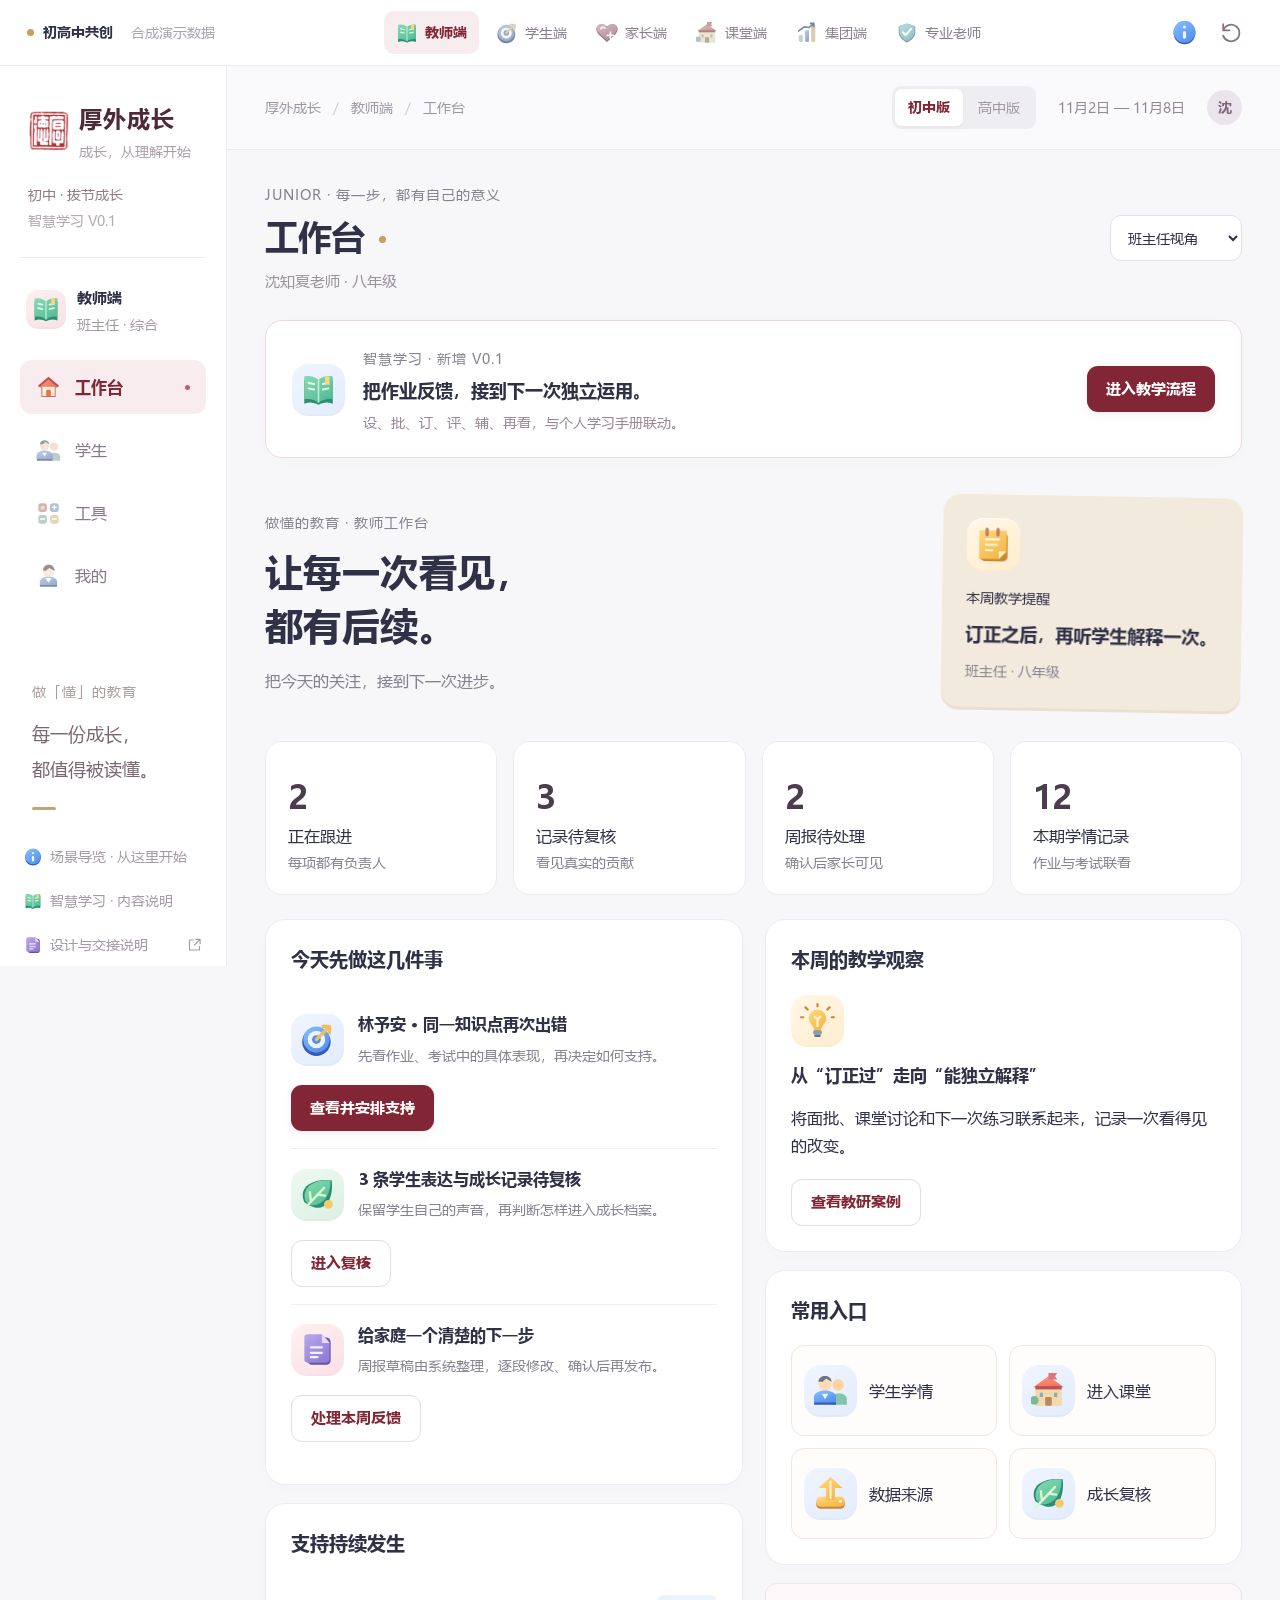
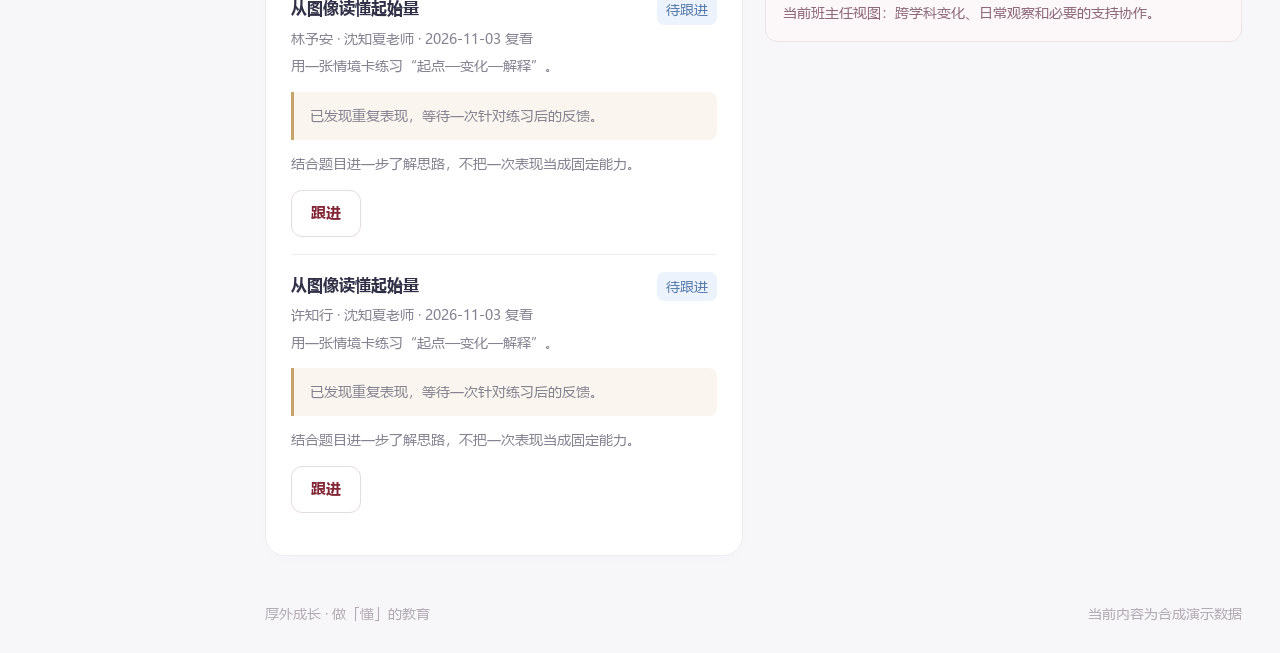
<file: index.html>
<!doctype html>
<html lang="zh-CN">
<head>
<meta charset="UTF-8"><meta name="viewport" content="width=device-width,initial-scale=1,viewport-fit=cover"><meta name="theme-color" content="#822635">
<meta name="description" content="厚外成长初高中共创演示：把每一份学习与成长，变成恰当的理解和支持。所有内容均为合成演示数据。">
<title>厚外成长 · 初高中共创</title>
<link rel="icon" href="assets/houwai-seal.png" type="image/png">
<link rel="stylesheet" href="houwai-icons.css"><link rel="stylesheet" href="styles.css"><link rel="stylesheet" href="family.css"><link rel="stylesheet" href="staff.css"><link rel="stylesheet" href="teaching.css"><link rel="stylesheet" href="handbook.css">
<script defer src="houwai-icons.js"></script><script defer src="data.js"></script><script defer src="store.js"></script><script defer src="app.js"></script><script defer src="family.js"></script><script defer src="staff.js"></script><script defer src="learning-data.js"></script><script defer src="learning-store.js"></script><script defer src="teaching.js"></script><script defer src="handbook.js"></script><script defer src="boot.js"></script>
</head>
<body><div id="app"><div class="loading"><img src="assets/houwai-seal.png" alt="厚外校徽"><p>厚外成长</p><span>每一份成长，都值得被读懂。</span></div></div><div id="toast" role="status" aria-live="polite"></div><div id="modal-root"></div><noscript>请启用 JavaScript 以体验厚外成长 Demo。</noscript></body>
</html>
</file>
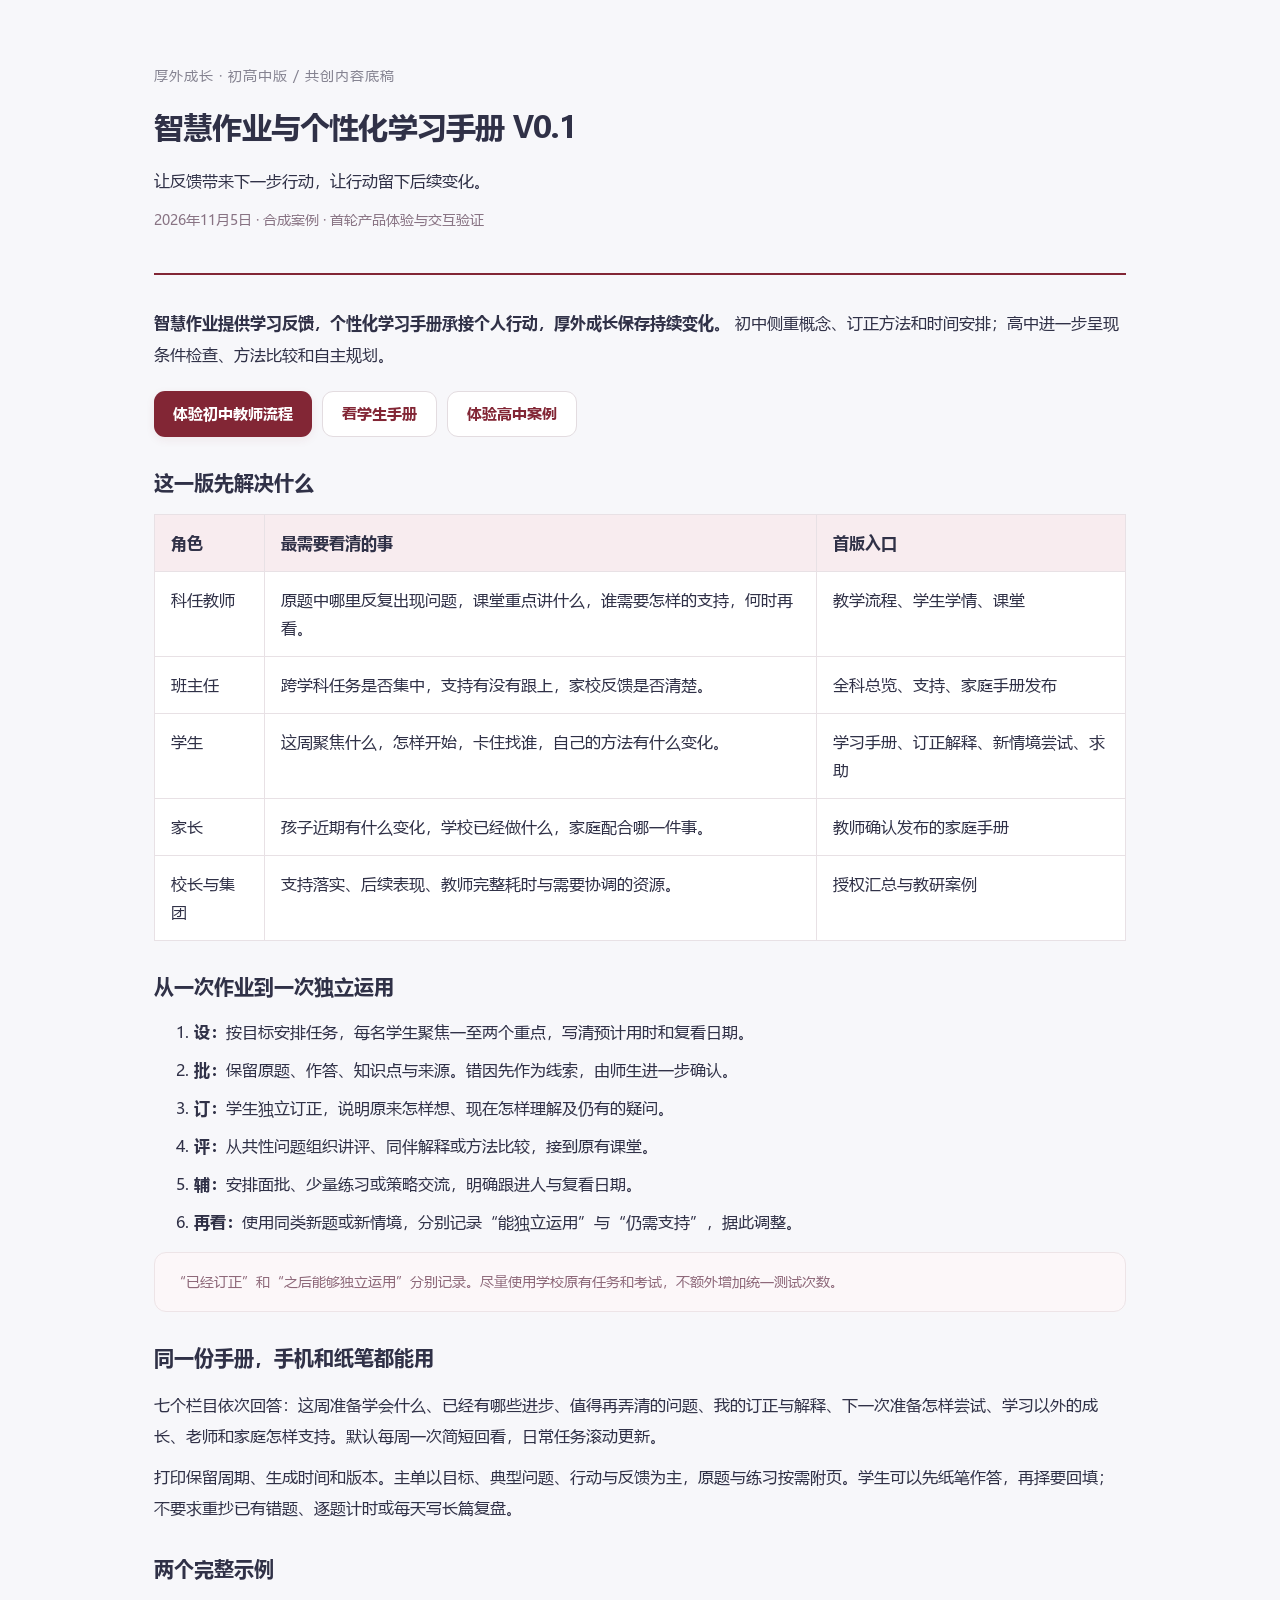
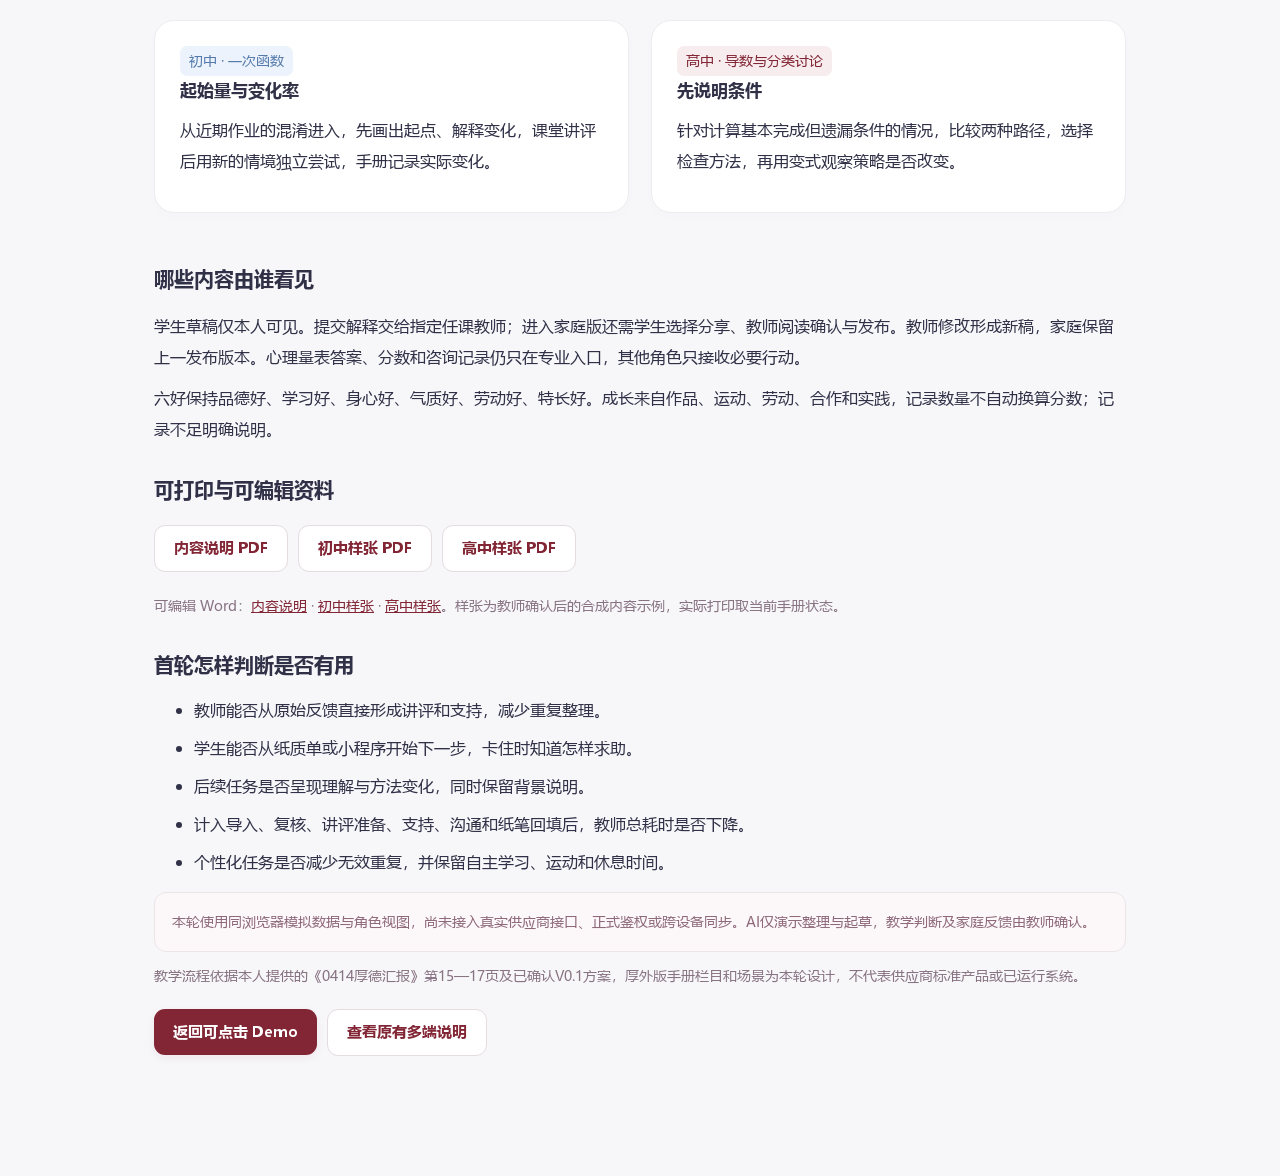
<file: learning-guide.html>
<!doctype html><html lang="zh-CN"><head><meta charset="UTF-8"><meta name="viewport" content="width=device-width,initial-scale=1"><title>智慧作业与学习手册 · 厚外成长 V0.1</title><link rel="stylesheet" href="styles.css"><style>.guide-page{max-width:1020px;margin:40px auto;padding:0 24px 60px}.guide-page header{border-bottom:2px solid #822635;padding:12px 0 30px;margin-bottom:32px}.guide-page h1{font-size:30px;margin:16px 0}.guide-page h2{margin:30px 0 16px}.guide-page p{margin:10px 0;line-height:1.95}.guide-page li{margin:10px 0}.guide-page table{border-collapse:collapse;width:100%;background:white;font-size:16px}.guide-page td,.guide-page th{border:1px solid #e8e1e5;padding:14px 16px;text-align:left;vertical-align:top}.guide-page th{background:#f8ecef}.guide-page .action-row{margin:20px 0}.guide-page .card{margin:20px 0}.guide-page a:not(.button){color:#822635;text-decoration:underline}.guide-page .caption{font-size:14px;color:#887383}@media(max-width:760px){.guide-page{margin-top:20px;padding-inline:18px}.guide-page h1{font-size:26px}.guide-page table{font-size:14px}.guide-page td,.guide-page th{padding:12px 9px}}@media print{.guide-page{margin:0;padding:0}.action-row{display:none!important}}</style></head><body><main class="guide-page"><header><p class="eyebrow">厚外成长 · 初高中版 / 共创内容底稿</p><h1>智慧作业与个性化学习手册 V0.1</h1><p>让反馈带来下一步行动，让行动留下后续变化。</p><p class="caption">2026年11月5日 · 合成案例 · 首轮产品体验与交互验证</p></header><p><b>智慧作业提供学习反馈，个性化学习手册承接个人行动，厚外成长保存持续变化。</b> 初中侧重概念、订正方法和时间安排；高中进一步呈现条件检查、方法比较和自主规划。</p><div class="action-row"><a class="button primary" href="index.html#/teacher/junior/workflow/j1">体验初中教师流程</a><a class="button secondary" href="index.html#/student/junior/handbook">看学生手册</a><a class="button secondary" href="index.html#/teacher/senior/workflow/s1">体验高中案例</a></div><h2>这一版先解决什么</h2><table><thead><tr><th>角色</th><th>最需要看清的事</th><th>首版入口</th></tr></thead><tbody><tr><td>科任教师</td><td>原题中哪里反复出现问题，课堂重点讲什么，谁需要怎样的支持，何时再看。</td><td>教学流程、学生学情、课堂</td></tr><tr><td>班主任</td><td>跨学科任务是否集中，支持有没有跟上，家校反馈是否清楚。</td><td>全科总览、支持、家庭手册发布</td></tr><tr><td>学生</td><td>这周聚焦什么，怎样开始，卡住找谁，自己的方法有什么变化。</td><td>学习手册、订正解释、新情境尝试、求助</td></tr><tr><td>家长</td><td>孩子近期有什么变化，学校已经做什么，家庭配合哪一件事。</td><td>教师确认发布的家庭手册</td></tr><tr><td>校长与集团</td><td>支持落实、后续表现、教师完整耗时与需要协调的资源。</td><td>授权汇总与教研案例</td></tr></tbody></table><h2>从一次作业到一次独立运用</h2><ol><li><b>设：</b>按目标安排任务，每名学生聚焦一至两个重点，写清预计用时和复看日期。</li><li><b>批：</b>保留原题、作答、知识点与来源。错因先作为线索，由师生进一步确认。</li><li><b>订：</b>学生独立订正，说明原来怎样想、现在怎样理解及仍有的疑问。</li><li><b>评：</b>从共性问题组织讲评、同伴解释或方法比较，接到原有课堂。</li><li><b>辅：</b>安排面批、少量练习或策略交流，明确跟进人与复看日期。</li><li><b>再看：</b>使用同类新题或新情境，分别记录“能独立运用”与“仍需支持”，据此调整。</li></ol><p class="notice">“已经订正”和“之后能够独立运用”分别记录。尽量使用学校原有任务和考试，不额外增加统一测试次数。</p><h2>同一份手册，手机和纸笔都能用</h2><p>七个栏目依次回答：这周准备学会什么、已经有哪些进步、值得再弄清的问题、我的订正与解释、下一次准备怎样尝试、学习以外的成长、老师和家庭怎样支持。默认每周一次简短回看，日常任务滚动更新。</p><p>打印保留周期、生成时间和版本。主单以目标、典型问题、行动与反馈为主，原题与练习按需附页。学生可以先纸笔作答，再择要回填；不要求重抄已有错题、逐题计时或每天写长篇复盘。</p><h2>两个完整示例</h2><div class="grid-2"><section class="card"><span class="tag blue">初中 · 一次函数</span><h3>起始量与变化率</h3><p>从近期作业的混淆进入，先画出起点、解释变化，课堂讲评后用新的情境独立尝试，手册记录实际变化。</p></section><section class="card"><span class="tag wine">高中 · 导数与分类讨论</span><h3>先说明条件</h3><p>针对计算基本完成但遗漏条件的情况，比较两种路径，选择检查方法，再用变式观察策略是否改变。</p></section></div><h2>哪些内容由谁看见</h2><p>学生草稿仅本人可见。提交解释交给指定任课教师；进入家庭版还需学生选择分享、教师阅读确认与发布。教师修改形成新稿，家庭保留上一发布版本。心理量表答案、分数和咨询记录仍只在专业入口，其他角色只接收必要行动。</p><p>六好保持品德好、学习好、身心好、气质好、劳动好、特长好。成长来自作品、运动、劳动、合作和实践，记录数量不自动换算分数；记录不足明确说明。</p><h2>可打印与可编辑资料</h2><div class="action-row"><a class="button secondary" href="docs/内容说明.pdf">内容说明 PDF</a><a class="button secondary" href="docs/初中学习手册.pdf">初中样张 PDF</a><a class="button secondary" href="docs/高中学习手册.pdf">高中样张 PDF</a></div><p class="caption">可编辑 Word：<a href="docs/内容说明.docx">内容说明</a> · <a href="docs/初中学习手册.docx">初中样张</a> · <a href="docs/高中学习手册.docx">高中样张</a>。样张为教师确认后的合成内容示例，实际打印取当前手册状态。</p><h2>首轮怎样判断是否有用</h2><ul><li>教师能否从原始反馈直接形成讲评和支持，减少重复整理。</li><li>学生能否从纸质单或小程序开始下一步，卡住时知道怎样求助。</li><li>后续任务是否呈现理解与方法变化，同时保留背景说明。</li><li>计入导入、复核、讲评准备、支持、沟通和纸笔回填后，教师总耗时是否下降。</li><li>个性化任务是否减少无效重复，并保留自主学习、运动和休息时间。</li></ul><p class="notice">本轮使用同浏览器模拟数据与角色视图，尚未接入真实供应商接口、正式鉴权或跨设备同步。AI仅演示整理与起草，教学判断及家庭反馈由教师确认。</p><p class="caption">教学流程依据本人提供的《0414厚德汇报》第15—17页及已确认V0.1方案，厚外版手册栏目和场景为本轮设计，不代表供应商标准产品或已运行系统。</p><div class="action-row"><a class="button primary" href="index.html">返回可点击 Demo</a><a class="button secondary" href="说明.html">查看原有多端说明</a></div></main></body></html>
</file>
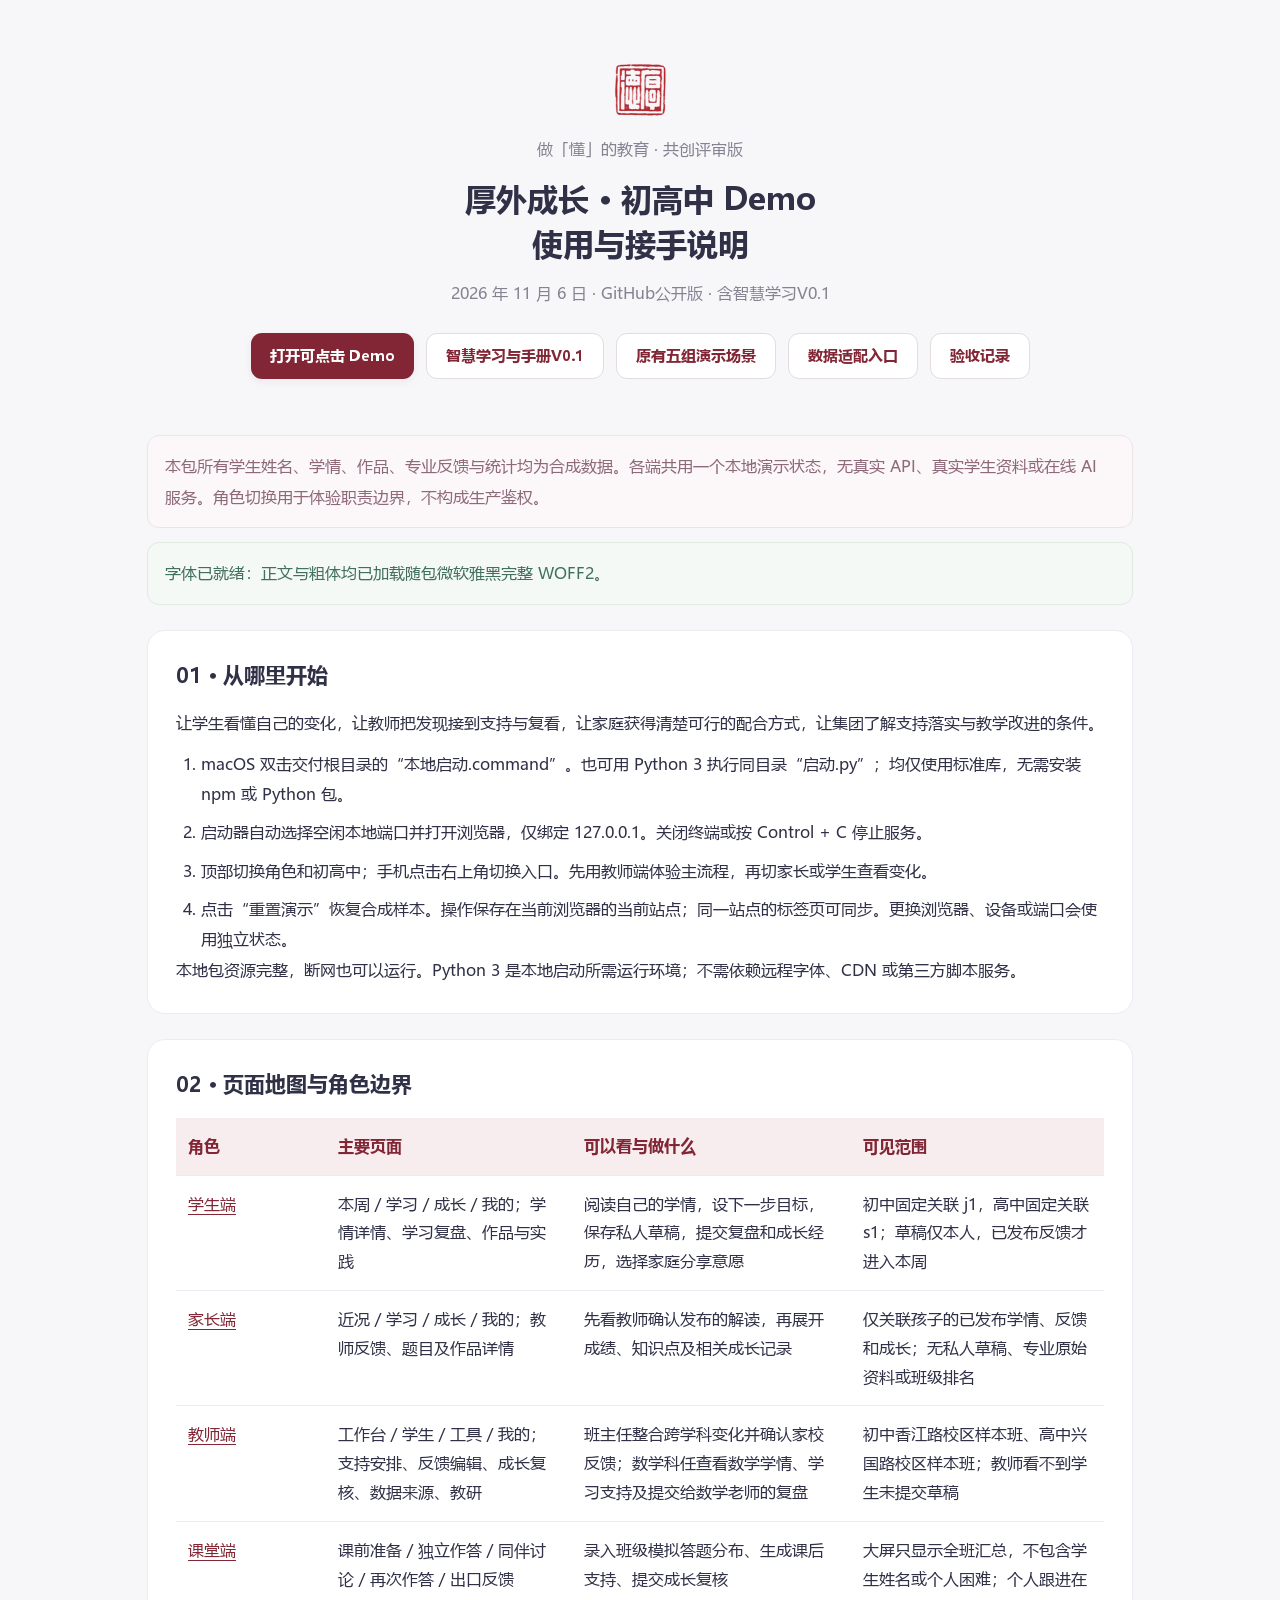
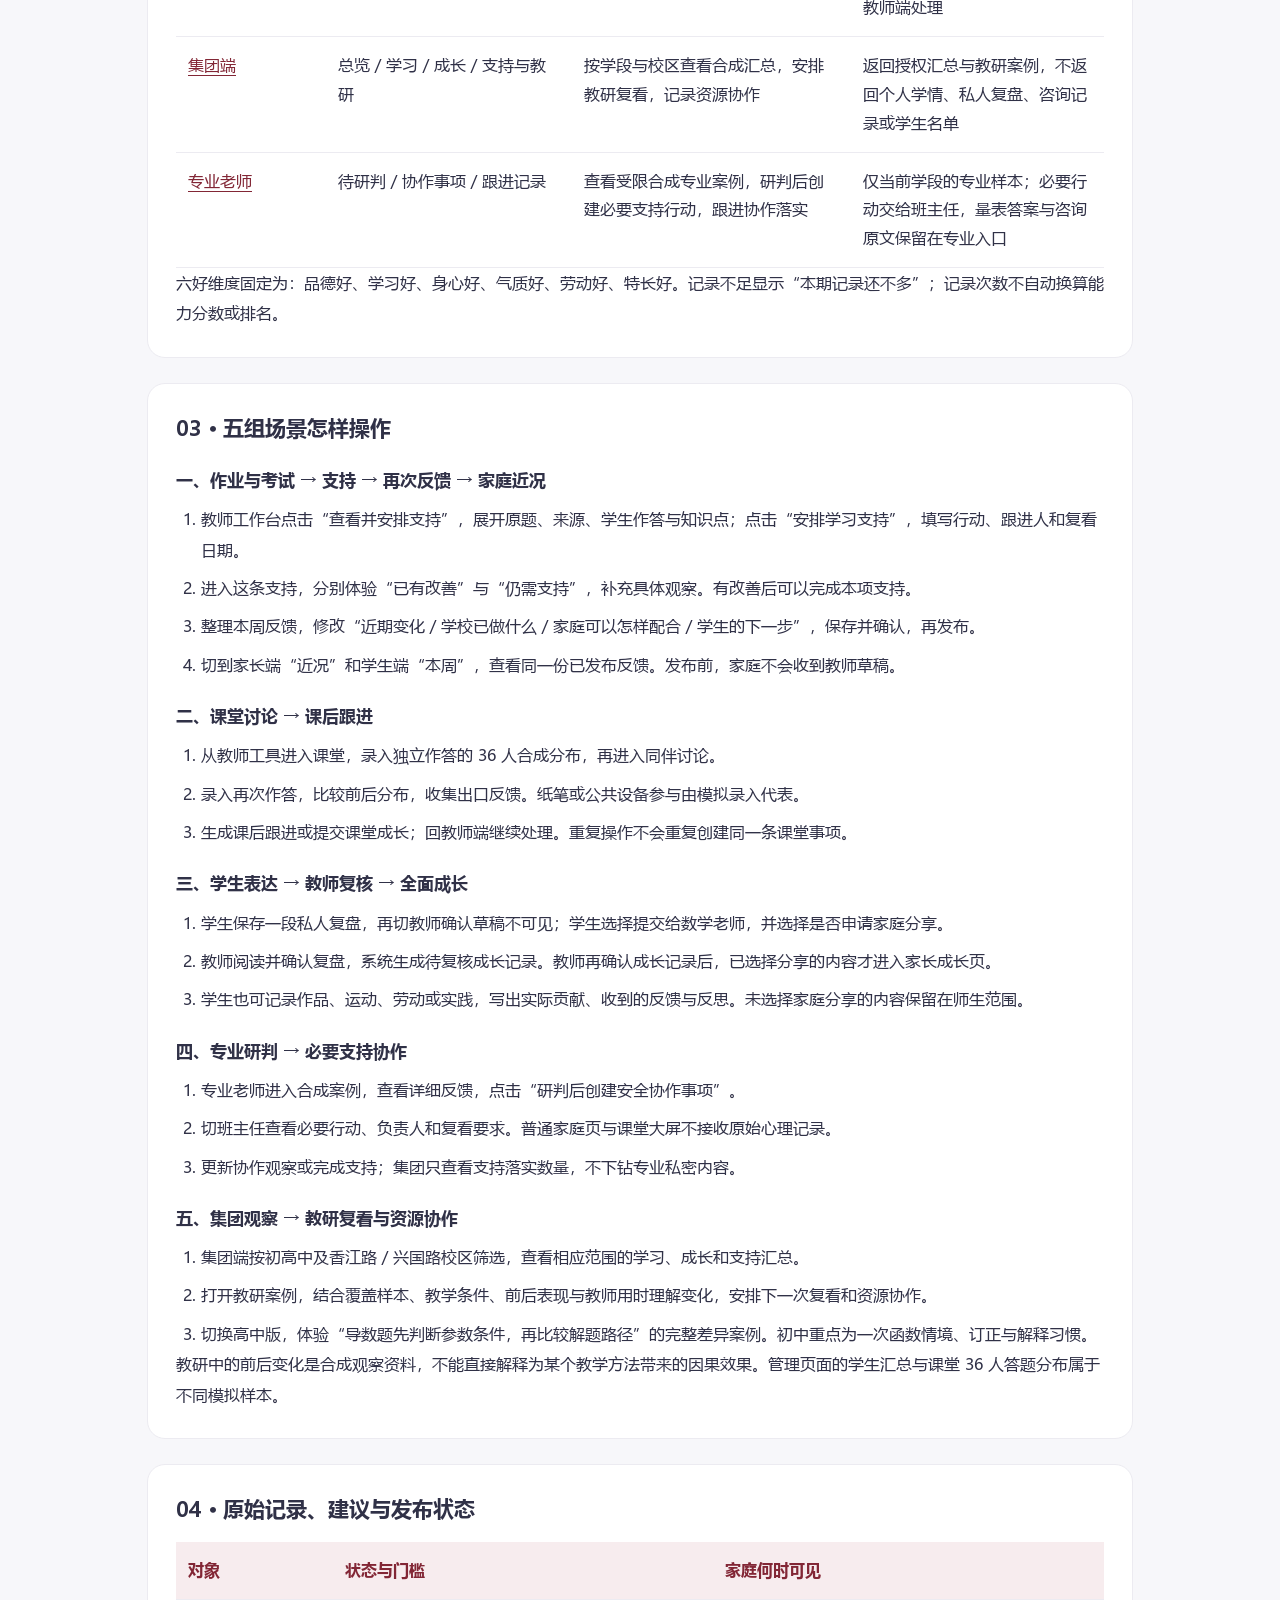
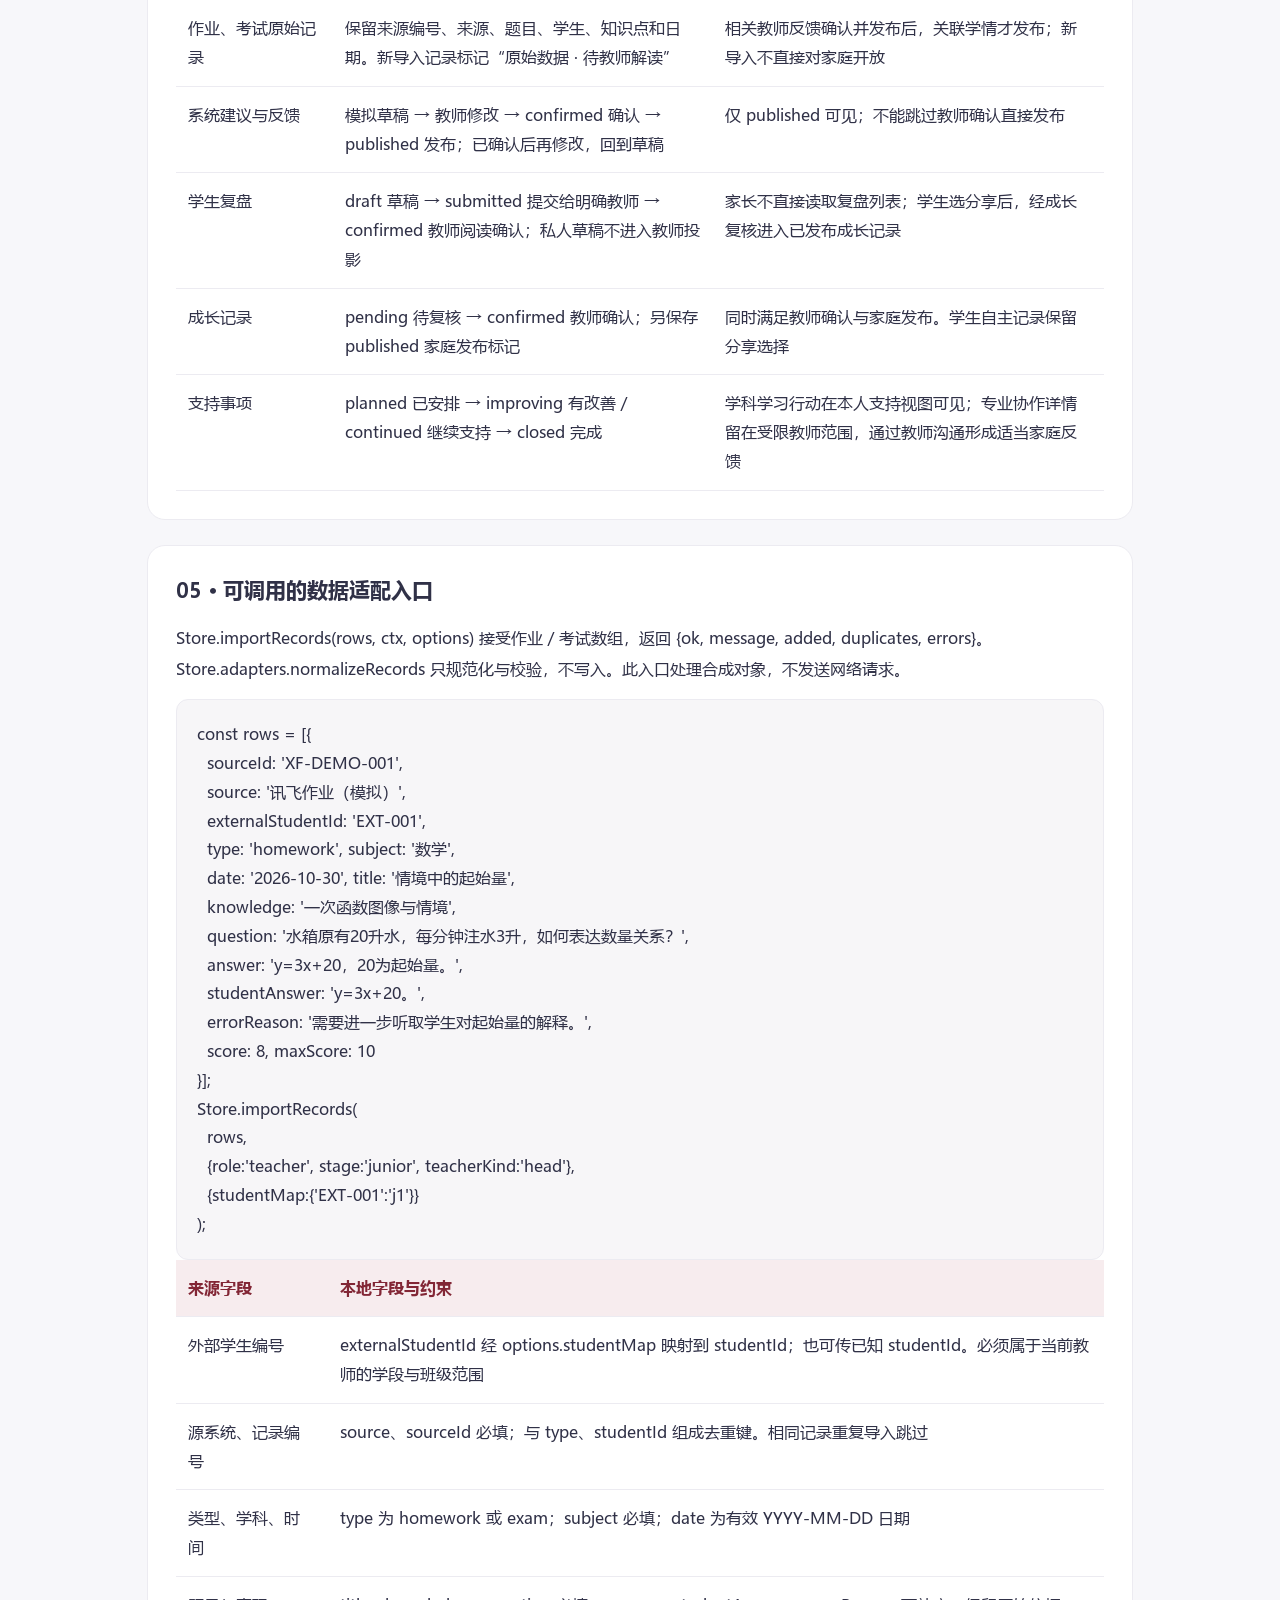
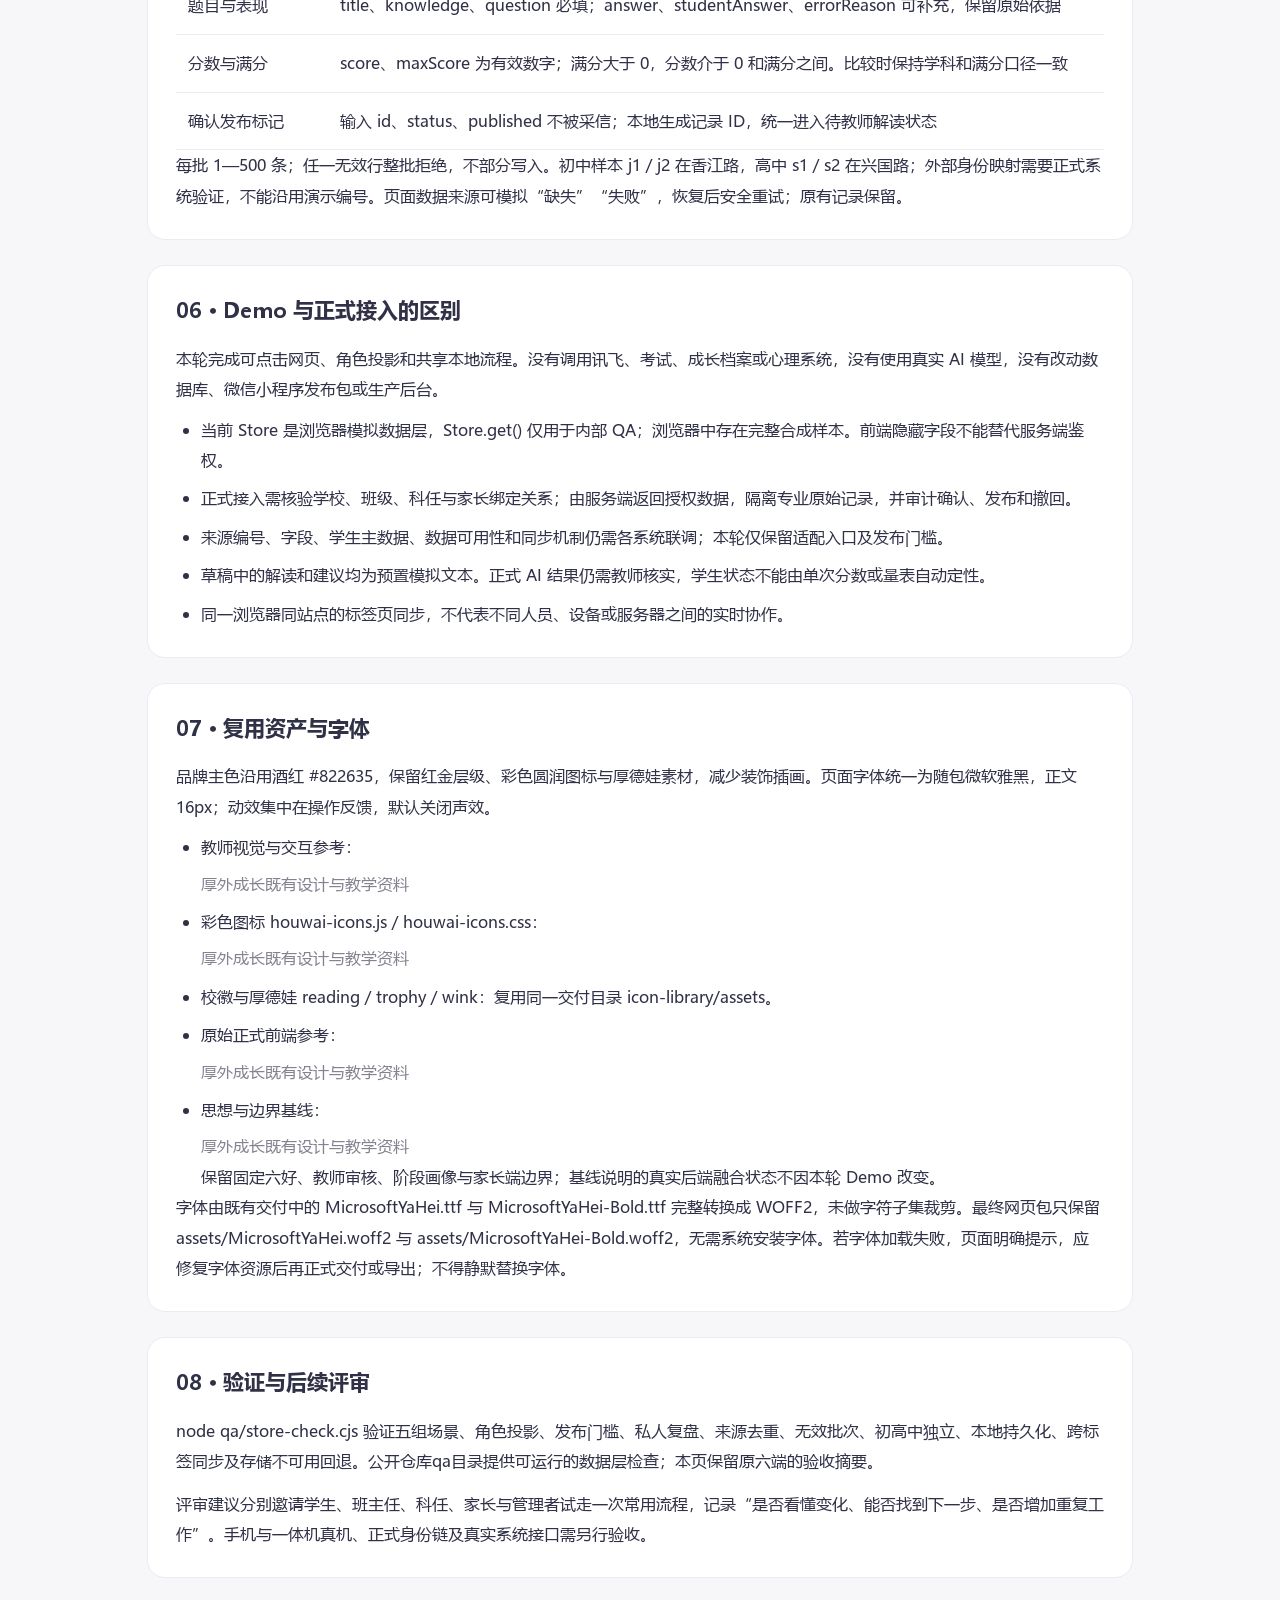
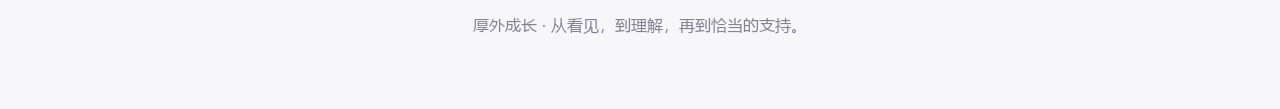
<file: 说明.html>
<!doctype html>
<html lang="zh-CN">
<head>
  <meta charset="utf-8">
  <meta name="viewport" content="width=device-width,initial-scale=1">
  <meta name="theme-color" content="#822635">
  <title>厚外成长 · 初高中 Demo 使用与接手说明</title>
  <link rel="icon" href="assets/houwai-seal.png" type="image/png">
  <link rel="stylesheet" href="styles.css">
  <style>
    .document{max-width:1050px;margin:0 auto;padding:42px 32px 68px;font-size:16px;line-height:1.9}
    .document-header{text-align:center;padding:20px 0 32px}.document-header img{width:55px;height:55px;margin:0 auto 17px}.document-header h1{font-size:31px;letter-spacing:0;margin:12px 0}.document-header p{color:var(--muted)}
    .document-nav{display:flex;justify-content:center;gap:12px;flex-wrap:wrap;margin:24px 0}.document a{color:var(--wine);text-decoration:underline;text-underline-offset:4px}.document-nav .button{text-decoration:none;color:white}.document-nav .secondary{color:var(--wine)}
    .document section{margin-top:25px;padding:28px;background:white;border:1px solid var(--line);border-radius:18px}.document h2{font-size:21px;margin:0 0 17px}.document h3{font-size:17px;margin:22px 0 9px}.document p+p{margin-top:12px}.document ul,.document ol{margin:10px 0 0;padding-left:25px}.document li+li{margin-top:8px}.document .notice{font-size:16px}
    .document table{width:100%;border-collapse:collapse;font-size:16px;line-height:1.8}.document th,.document td{padding:14px 12px;text-align:left;vertical-align:top;border-bottom:1px solid var(--line)}.document th{background:var(--wine-soft);color:var(--wine);font-weight:700}.table-wrap{overflow:auto}.document th:first-child{min-width:110px}.document td{min-width:150px}
    .document pre,.document code{font-family:var(--font);font-size:16px}.document pre{margin:15px 0 0;padding:20px;white-space:pre-wrap;overflow-wrap:anywhere;background:#f7f6f8;border:1px solid var(--line);border-radius:12px;line-height:1.8}.document code{overflow-wrap:anywhere}.source-path{display:block;margin-top:6px;color:var(--muted);overflow-wrap:anywhere}.document-footer{text-align:center;color:var(--muted);margin-top:32px}
    @media(max-width:600px){.document{padding:22px 16px 40px}.document-header{padding:15px 0 23px}.document-header h1{font-size:25px}.document section{padding:22px 18px}.document th,.document td{padding:12px 10px}.document pre{padding:15px}}
    @media print{.document-nav{display:none}.document{padding:0;max-width:none}.document section{break-inside:auto;border-radius:0;padding:18px 0}.document-header h1{font-size:25px}.document a{color:inherit;text-decoration:none}.table-wrap{overflow:visible}}
  </style>
</head>
<body>
<main class="document">
  <header class="document-header">
    <img src="assets/houwai-seal.png" alt="厚外校徽">
    <p>做「懂」的教育 · 共创评审版</p>
    <h1>厚外成长 · 初高中 Demo<br>使用与接手说明</h1>
    <p>2026 年 11 月 6 日 · GitHub公开版 · 含智慧学习V0.1</p>
    <nav class="document-nav" aria-label="说明页面导航">
      <a class="button primary" href="index.html#/teacher/junior/home">打开可点击 Demo</a>
      <a class="button secondary" href="learning-guide.html">智慧学习与手册V0.1</a><a class="button secondary" href="#scenarios">原有五组演示场景</a>
      <a class="button secondary" href="#adapter">数据适配入口</a>
      <a class="button secondary" href="验收记录.html">验收记录</a>
    </nav>
  </header>

  <div class="notice">本包所有学生姓名、学情、作品、专业反馈与统计均为合成数据。各端共用一个本地演示状态，无真实 API、真实学生资料或在线 AI 服务。角色切换用于体验职责边界，不构成生产鉴权。</div>
  <div id="font-status" class="notice amber" role="status">正在检查随包微软雅黑字体……</div>

  <section id="start">
    <h2>01 · 从哪里开始</h2>
    <p>让学生看懂自己的变化，让教师把发现接到支持与复看，让家庭获得清楚可行的配合方式，让集团了解支持落实与教学改进的条件。</p>
    <ol>
      <li>macOS 双击交付根目录的“本地启动.command”。也可用 Python 3 执行同目录“启动.py”；均仅使用标准库，无需安装 npm 或 Python 包。</li>
      <li>启动器自动选择空闲本地端口并打开浏览器，仅绑定 <code>127.0.0.1</code>。关闭终端或按 Control + C 停止服务。</li>
      <li>顶部切换角色和初高中；手机点击右上角切换入口。先用教师端体验主流程，再切家长或学生查看变化。</li>
      <li>点击“重置演示”恢复合成样本。操作保存在当前浏览器的当前站点；同一站点的标签页可同步。更换浏览器、设备或端口会使用独立状态。</li>
    </ol>
    <p>本地包资源完整，断网也可以运行。Python 3 是本地启动所需运行环境；不需依赖远程字体、CDN 或第三方脚本服务。</p>
  </section>

  <section id="map">
    <h2>02 · 页面地图与角色边界</h2>
    <div class="table-wrap"><table>
      <thead><tr><th>角色</th><th>主要页面</th><th>可以看与做什么</th><th>可见范围</th></tr></thead>
      <tbody>
        <tr><td><a href="index.html#/student/junior/home">学生端</a></td><td>本周／学习／成长／我的；学情详情、学习复盘、作品与实践</td><td>阅读自己的学情，设下一步目标，保存私人草稿，提交复盘和成长经历，选择家庭分享意愿</td><td>初中固定关联 j1，高中固定关联 s1；草稿仅本人，已发布反馈才进入本周</td></tr>
        <tr><td><a href="index.html#/parent/junior/home">家长端</a></td><td>近况／学习／成长／我的；教师反馈、题目及作品详情</td><td>先看教师确认发布的解读，再展开成绩、知识点及相关成长记录</td><td>仅关联孩子的已发布学情、反馈和成长；无私人草稿、专业原始资料或班级排名</td></tr>
        <tr><td><a href="index.html#/teacher/junior/home">教师端</a></td><td>工作台／学生／工具／我的；支持安排、反馈编辑、成长复核、数据来源、教研</td><td>班主任整合跨学科变化并确认家校反馈；数学科任查看数学学情、学习支持及提交给数学老师的复盘</td><td>初中香江路校区样本班、高中兴国路校区样本班；教师看不到学生未提交草稿</td></tr>
        <tr><td><a href="index.html#/classroom/junior/home">课堂端</a></td><td>课前准备／独立作答／同伴讨论／再次作答／出口反馈</td><td>录入班级模拟答题分布、生成课后支持、提交成长复核</td><td>大屏只显示全班汇总，不包含学生姓名或个人困难；个人跟进在教师端处理</td></tr>
        <tr><td><a href="index.html#/manager/junior/home">集团端</a></td><td>总览／学习／成长／支持与教研</td><td>按学段与校区查看合成汇总，安排教研复看，记录资源协作</td><td>返回授权汇总与教研案例，不返回个人学情、私人复盘、咨询记录或学生名单</td></tr>
        <tr><td><a href="index.html#/counselor/junior/home">专业老师</a></td><td>待研判／协作事项／跟进记录</td><td>查看受限合成专业案例，研判后创建必要支持行动，跟进协作落实</td><td>仅当前学段的专业样本；必要行动交给班主任，量表答案与咨询原文保留在专业入口</td></tr>
      </tbody>
    </table></div>
    <p>六好维度固定为：品德好、学习好、身心好、气质好、劳动好、特长好。记录不足显示“本期记录还不多”；记录次数不自动换算能力分数或排名。</p>
  </section>

  <section id="scenarios">
    <h2>03 · 五组场景怎样操作</h2>
    <h3>一、作业与考试 → 支持 → 再次反馈 → 家庭近况</h3>
    <ol>
      <li>教师工作台点击“查看并安排支持”，展开原题、来源、学生作答与知识点；点击“安排学习支持”，填写行动、跟进人和复看日期。</li>
      <li>进入这条支持，分别体验“已有改善”与“仍需支持”，补充具体观察。有改善后可以完成本项支持。</li>
      <li>整理本周反馈，修改“近期变化／学校已做什么／家庭可以怎样配合／学生的下一步”，保存并确认，再发布。</li>
      <li>切到家长端“近况”和学生端“本周”，查看同一份已发布反馈。发布前，家庭不会收到教师草稿。</li>
    </ol>
    <h3>二、课堂讨论 → 课后跟进</h3>
    <ol>
      <li>从教师工具进入课堂，录入独立作答的 36 人合成分布，再进入同伴讨论。</li>
      <li>录入再次作答，比较前后分布，收集出口反馈。纸笔或公共设备参与由模拟录入代表。</li>
      <li>生成课后跟进或提交课堂成长；回教师端继续处理。重复操作不会重复创建同一条课堂事项。</li>
    </ol>
    <h3>三、学生表达 → 教师复核 → 全面成长</h3>
    <ol>
      <li>学生保存一段私人复盘，再切教师确认草稿不可见；学生选择提交给数学老师，并选择是否申请家庭分享。</li>
      <li>教师阅读并确认复盘，系统生成待复核成长记录。教师再确认成长记录后，已选择分享的内容才进入家长成长页。</li>
      <li>学生也可记录作品、运动、劳动或实践，写出实际贡献、收到的反馈与反思。未选择家庭分享的内容保留在师生范围。</li>
    </ol>
    <h3>四、专业研判 → 必要支持协作</h3>
    <ol>
      <li>专业老师进入合成案例，查看详细反馈，点击“研判后创建安全协作事项”。</li>
      <li>切班主任查看必要行动、负责人和复看要求。普通家庭页与课堂大屏不接收原始心理记录。</li>
      <li>更新协作观察或完成支持；集团只查看支持落实数量，不下钻专业私密内容。</li>
    </ol>
    <h3>五、集团观察 → 教研复看与资源协作</h3>
    <ol>
      <li>集团端按初高中及香江路／兴国路校区筛选，查看相应范围的学习、成长和支持汇总。</li>
      <li>打开教研案例，结合覆盖样本、教学条件、前后表现与教师用时理解变化，安排下一次复看和资源协作。</li>
      <li>切换高中版，体验“导数题先判断参数条件，再比较解题路径”的完整差异案例。初中重点为一次函数情境、订正与解释习惯。</li>
    </ol>
    <p>教研中的前后变化是合成观察资料，不能直接解释为某个教学方法带来的因果效果。管理页面的学生汇总与课堂 36 人答题分布属于不同模拟样本。</p>
  </section>

  <section id="states">
    <h2>04 · 原始记录、建议与发布状态</h2>
    <div class="table-wrap"><table>
      <thead><tr><th>对象</th><th>状态与门槛</th><th>家庭何时可见</th></tr></thead>
      <tbody>
        <tr><td>作业、考试原始记录</td><td>保留来源编号、来源、题目、学生、知识点和日期。新导入记录标记“原始数据 · 待教师解读”</td><td>相关教师反馈确认并发布后，关联学情才发布；新导入不直接对家庭开放</td></tr>
        <tr><td>系统建议与反馈</td><td>模拟草稿 → 教师修改 → confirmed 确认 → published 发布；已确认后再修改，回到草稿</td><td>仅 published 可见；不能跳过教师确认直接发布</td></tr>
        <tr><td>学生复盘</td><td>draft 草稿 → submitted 提交给明确教师 → confirmed 教师阅读确认；私人草稿不进入教师投影</td><td>家长不直接读取复盘列表；学生选分享后，经成长复核进入已发布成长记录</td></tr>
        <tr><td>成长记录</td><td>pending 待复核 → confirmed 教师确认；另保存 published 家庭发布标记</td><td>同时满足教师确认与家庭发布。学生自主记录保留分享选择</td></tr>
        <tr><td>支持事项</td><td>planned 已安排 → improving 有改善／continued 继续支持 → closed 完成</td><td>学科学习行动在本人支持视图可见；专业协作详情留在受限教师范围，通过教师沟通形成适当家庭反馈</td></tr>
      </tbody>
    </table></div>
  </section>

  <section id="adapter">
    <h2>05 · 可调用的数据适配入口</h2>
    <p><code>Store.importRecords(rows, ctx, options)</code> 接受作业／考试数组，返回 <code>{ok, message, added, duplicates, errors}</code>。<code>Store.adapters.normalizeRecords</code> 只规范化与校验，不写入。此入口处理合成对象，不发送网络请求。</p>
    <pre>const rows = [{
  sourceId: 'XF-DEMO-001',
  source: '讯飞作业（模拟）',
  externalStudentId: 'EXT-001',
  type: 'homework', subject: '数学',
  date: '2026-10-30', title: '情境中的起始量',
  knowledge: '一次函数图像与情境',
  question: '水箱原有20升水，每分钟注水3升，如何表达数量关系？',
  answer: 'y=3x+20，20为起始量。',
  studentAnswer: 'y=3x+20。',
  errorReason: '需要进一步听取学生对起始量的解释。',
  score: 8, maxScore: 10
}];
Store.importRecords(
  rows,
  {role:'teacher', stage:'junior', teacherKind:'head'},
  {studentMap:{'EXT-001':'j1'}}
);</pre>
    <div class="table-wrap"><table>
      <thead><tr><th>来源字段</th><th>本地字段与约束</th></tr></thead>
      <tbody>
        <tr><td>外部学生编号</td><td>externalStudentId 经 options.studentMap 映射到 studentId；也可传已知 studentId。必须属于当前教师的学段与班级范围</td></tr>
        <tr><td>源系统、记录编号</td><td>source、sourceId 必填；与 type、studentId 组成去重键。相同记录重复导入跳过</td></tr>
        <tr><td>类型、学科、时间</td><td>type 为 homework 或 exam；subject 必填；date 为有效 YYYY-MM-DD 日期</td></tr>
        <tr><td>题目与表现</td><td>title、knowledge、question 必填；answer、studentAnswer、errorReason 可补充，保留原始依据</td></tr>
        <tr><td>分数与满分</td><td>score、maxScore 为有效数字；满分大于 0，分数介于 0 和满分之间。比较时保持学科和满分口径一致</td></tr>
        <tr><td>确认发布标记</td><td>输入 id、status、published 不被采信；本地生成记录 ID，统一进入待教师解读状态</td></tr>
      </tbody>
    </table></div>
    <p>每批 1—500 条；任一无效行整批拒绝，不部分写入。初中样本 j1／j2 在香江路，高中 s1／s2 在兴国路；外部身份映射需要正式系统验证，不能沿用演示编号。页面数据来源可模拟“缺失”“失败”，恢复后安全重试；原有记录保留。</p>
  </section>

  <section id="handoff">
    <h2>06 · Demo 与正式接入的区别</h2>
    <p>本轮完成可点击网页、角色投影和共享本地流程。没有调用讯飞、考试、成长档案或心理系统，没有使用真实 AI 模型，没有改动数据库、微信小程序发布包或生产后台。</p>
    <ul>
      <li>当前 Store 是浏览器模拟数据层，Store.get() 仅用于内部 QA；浏览器中存在完整合成样本。前端隐藏字段不能替代服务端鉴权。</li>
      <li>正式接入需核验学校、班级、科任与家长绑定关系；由服务端返回授权数据，隔离专业原始记录，并审计确认、发布和撤回。</li>
      <li>来源编号、字段、学生主数据、数据可用性和同步机制仍需各系统联调；本轮仅保留适配入口及发布门槛。</li>
      <li>草稿中的解读和建议均为预置模拟文本。正式 AI 结果仍需教师核实，学生状态不能由单次分数或量表自动定性。</li>
      <li>同一浏览器同站点的标签页同步，不代表不同人员、设备或服务器之间的实时协作。</li>
    </ul>
  </section>

  <section id="assets">
    <h2>07 · 复用资产与字体</h2>
    <p>品牌主色沿用酒红 <code>#822635</code>，保留红金层级、彩色圆润图标与厚德娃素材，减少装饰插画。页面字体统一为随包微软雅黑，正文 16px；动效集中在操作反馈，默认关闭声效。</p>
    <ul>
      <li>教师视觉与交互参考：<span class="source-path">厚外成长既有设计与教学资料</span></li>
      <li>彩色图标 houwai-icons.js／houwai-icons.css：<span class="source-path">厚外成长既有设计与教学资料</span></li>
      <li>校徽与厚德娃 reading／trophy／wink：复用同一交付目录 icon-library/assets。</li>
      <li>原始正式前端参考：<span class="source-path">厚外成长既有设计与教学资料</span></li>
      <li>思想与边界基线：<span class="source-path">厚外成长既有设计与教学资料</span>保留固定六好、教师审核、阶段画像与家长端边界；基线说明的真实后端融合状态不因本轮 Demo 改变。</li>
    </ul>
    <p>字体由既有交付中的 MicrosoftYaHei.ttf 与 MicrosoftYaHei-Bold.ttf 完整转换成 WOFF2，未做字符子集裁剪。最终网页包只保留 <code>assets/MicrosoftYaHei.woff2</code> 与 <code>assets/MicrosoftYaHei-Bold.woff2</code>，无需系统安装字体。若字体加载失败，页面明确提示，应修复字体资源后再正式交付或导出；不得静默替换字体。</p>
  </section>

  <section id="qa">
    <h2>08 · 验证与后续评审</h2>
    <p><code>node qa/store-check.cjs</code> 验证五组场景、角色投影、发布门槛、私人复盘、来源去重、无效批次、初高中独立、本地持久化、跨标签同步及存储不可用回退。公开仓库qa目录提供可运行的数据层检查；本页保留原六端的验收摘要。</p>
    <p>评审建议分别邀请学生、班主任、科任、家长与管理者试走一次常用流程，记录“是否看懂变化、能否找到下一步、是否增加重复工作”。手机与一体机真机、正式身份链及真实系统接口需另行验收。</p>
  </section>
  <p class="document-footer">厚外成长 · 从看见，到理解，再到恰当的支持。</p>
</main>
<script>
  (function () {
    var status = document.getElementById('font-status');
    if (!document.fonts || !document.fonts.load) { status.textContent = '当前浏览器无法验证微软雅黑加载，请使用现代浏览器，并确认字体后再导出。'; return; }
    Promise.all([document.fonts.load('400 16px YaHei', '厚外成长'), document.fonts.load('700 16px YaHei', '厚外成长')]).then(function (faces) {
      if (!faces[0].length || !faces[1].length) throw new Error('font missing');
      status.className = 'notice green'; status.textContent = '字体已就绪：正文与粗体均已加载随包微软雅黑完整 WOFF2。';
    }).catch(function () { status.className = 'notice amber'; status.textContent = '微软雅黑未能加载。请确认 assets 中两份 WOFF2 资源完整，修复后再正式交付或导出；不得静默替换字体。'; });
  })();
</script>
</body>
</html>
</file>
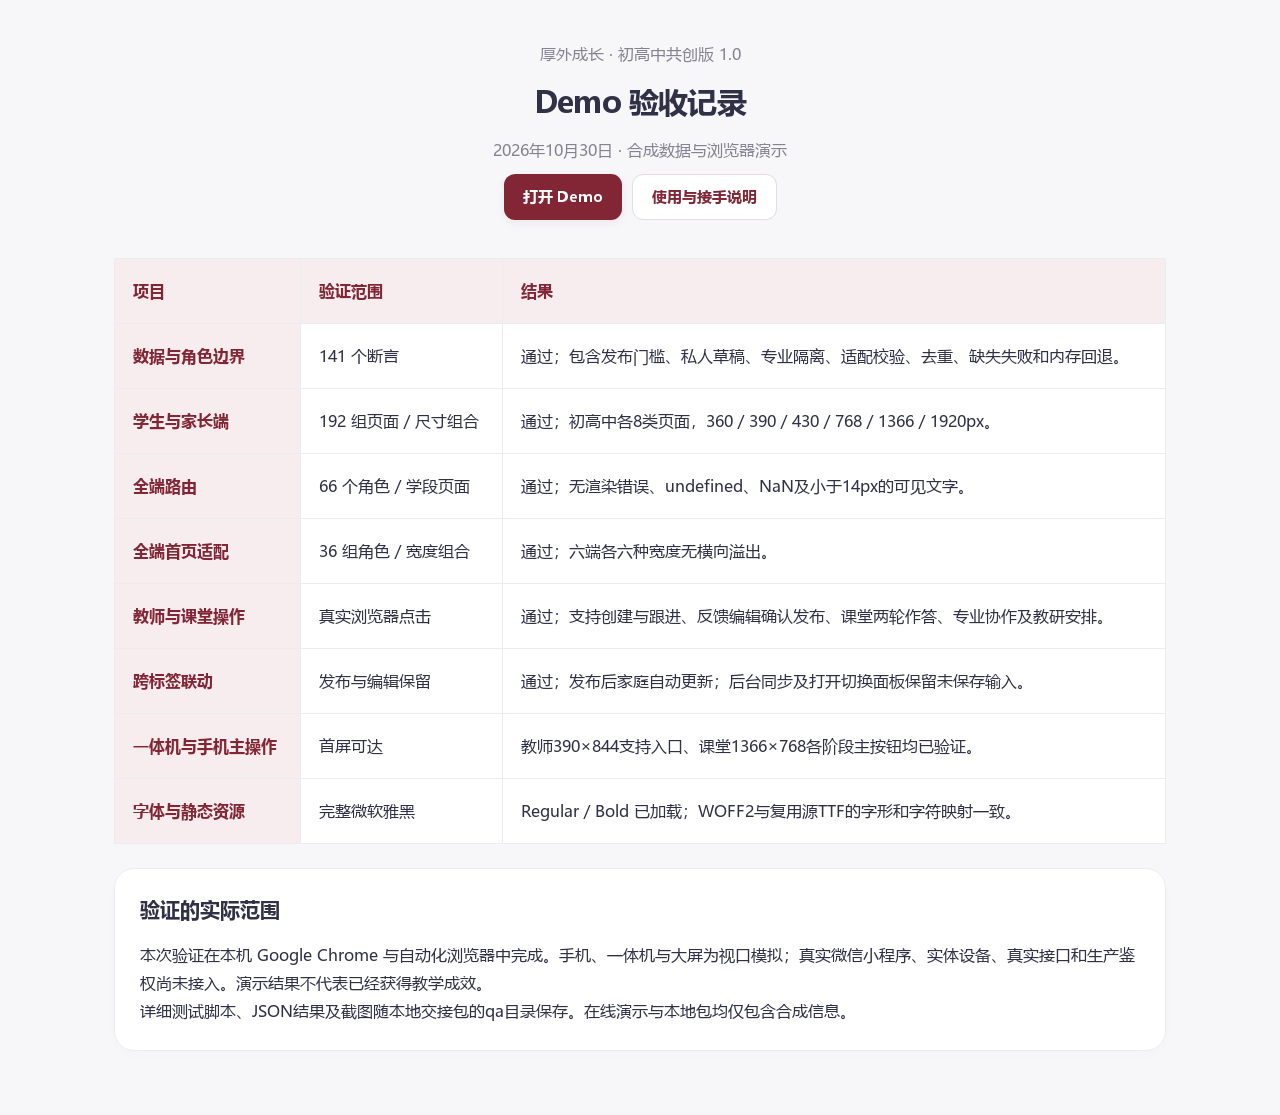
<file: 验收记录.html>
<!doctype html><html lang="zh-CN"><head><meta charset="utf-8"><meta name="viewport" content="width=device-width,initial-scale=1"><title>厚外成长 · Demo 验收记录</title><link rel="stylesheet" href="styles.css"><style>.qa-doc{max-width:1100px;margin:auto;padding:40px 24px;font-size:16px}header{text-align:center;margin-bottom:28px}header h1{font-size:30px;margin:12px 0}header p{color:var(--muted)}section{margin:24px 0}.qa-table{overflow:auto}table{width:100%;border-collapse:collapse;background:#fff}th,td{padding:18px;text-align:left;vertical-align:top;border:1px solid var(--line);min-width:160px}th{color:var(--wine);background:var(--wine-soft)}.qa-doc .button{margin:10px 5px}</style></head><body><main class="qa-doc"><header><p>厚外成长 · 初高中共创版 1.0</p><h1>Demo 验收记录</h1><p>2026年10月30日 · 合成数据与浏览器演示</p><a href="index.html" class="button primary">打开 Demo</a><a href="说明.html" class="button secondary">使用与接手说明</a></header><section class="qa-table"><table><thead><tr><th>项目</th><th>验证范围</th><th>结果</th></tr></thead><tbody><tr><th>数据与角色边界</th><td>141 个断言</td><td>通过；包含发布门槛、私人草稿、专业隔离、适配校验、去重、缺失失败和内存回退。</td></tr><tr><th>学生与家长端</th><td>192 组页面／尺寸组合</td><td>通过；初高中各8类页面，360／390／430／768／1366／1920px。</td></tr><tr><th>全端路由</th><td>66 个角色／学段页面</td><td>通过；无渲染错误、undefined、NaN及小于14px的可见文字。</td></tr><tr><th>全端首页适配</th><td>36 组角色／宽度组合</td><td>通过；六端各六种宽度无横向溢出。</td></tr><tr><th>教师与课堂操作</th><td>真实浏览器点击</td><td>通过；支持创建与跟进、反馈编辑确认发布、课堂两轮作答、专业协作及教研安排。</td></tr><tr><th>跨标签联动</th><td>发布与编辑保留</td><td>通过；发布后家庭自动更新；后台同步及打开切换面板保留未保存输入。</td></tr><tr><th>一体机与手机主操作</th><td>首屏可达</td><td>教师390×844支持入口、课堂1366×768各阶段主按钮均已验证。</td></tr><tr><th>字体与静态资源</th><td>完整微软雅黑</td><td>Regular／Bold 已加载；WOFF2与复用源TTF的字形和字符映射一致。</td></tr></tbody></table></section><section class="card"><h2>验证的实际范围</h2><p>本次验证在本机 Google Chrome 与自动化浏览器中完成。手机、一体机与大屏为视口模拟；真实微信小程序、实体设备、真实接口和生产鉴权尚未接入。演示结果不代表已经获得教学成效。</p><p>详细测试脚本、JSON结果及截图随本地交接包的qa目录保存。在线演示与本地包均仅包含合成信息。</p></section></main></body></html>
</file>
<file: houwai-icons.css>
.hw-icon{display:inline-grid;place-items:center;width:64px;height:64px;border-radius:20px;background:#eef4ff;box-shadow:0 5px 0 #dbe6f5,0 8px 16px #4b6e8b12;vertical-align:middle}.hw-icon svg{width:66%;height:66%;overflow:visible}.icon-solid{display:inline-block;width:1.5em;height:1.5em;vertical-align:middle;flex-shrink:0}.hw-icon[data-tone="gold"]{background:#fff4d9;box-shadow:0 5px 0 #efdfb7}.hw-icon[data-tone="coral"]{background:#ffebe3;box-shadow:0 5px 0 #efd4c8}.hw-icon[data-tone="green"]{background:#e5f4eb;box-shadow:0 5px 0 #cde7d8}.hw-icon[data-tone="berry"]{background:#f9e9ef;box-shadow:0 5px 0 #ebcedb}.hw-icon[data-tone="violet"]{background:#eeebfa;box-shadow:0 5px 0 #dcd5ee}.hw-icon[data-tone="teal"]{background:#e5f4f3;box-shadow:0 5px 0 #c9e5e3}
</file>
<file: styles.css>
@font-face{font-family:YaHei;src:url('assets/MicrosoftYaHei.woff2') format('woff2');font-weight:400;font-display:swap}@font-face{font-family:YaHei;src:url('assets/MicrosoftYaHei-Bold.woff2') format('woff2');font-weight:700;font-display:swap}
:root{--wine:#822635;--wine-dark:#64202b;--wine-soft:#f7ecee;--paper:#f7f7fa;--surface:#fff;--ink:#303147;--muted:#858391;--line:#ecebf1;--gold:#c6a15b;--gold-soft:#fcf5e7;--green:#41705c;--green-soft:#edf5ef;--blue:#557bad;--blue-soft:#edf3fc;--amber:#9a6f30;--radius:20px;--shadow:0 5px 20px #27233c03;--font:YaHei,'Microsoft YaHei','微软雅黑';font-synthesis:none}
*{box-sizing:border-box}html{scroll-behavior:smooth}body{margin:0;background:var(--paper);color:var(--ink);font:400 16px/1.75 var(--font);-webkit-font-smoothing:antialiased}pre,code{font-family:var(--font)}button,input,textarea,select{font:inherit;color:inherit}button,a,input,select,textarea{-webkit-tap-highlight-color:transparent}button{cursor:pointer;border:0}button:disabled{cursor:not-allowed;opacity:.48}a{color:inherit;text-decoration:none}button:focus-visible,a:focus-visible,input:focus-visible,textarea:focus-visible,select:focus-visible{outline:3px solid #c6a15b;outline-offset:3px}h1,h2,h3,h4,p{margin:0}h1{font-size:34px;line-height:1.45;letter-spacing:-.8px}h2{font-size:20px;line-height:1.55}h3{font-size:17px;line-height:1.65}h4{font-size:16px}small,.small{font-size:14px}strong{font-weight:700}svg{max-width:100%}img{display:block;max-width:100%;object-fit:contain}label{display:block}input,select,textarea{border:1px solid #e3e1e8;background:#fff;border-radius:11px;padding:11px 13px;min-width:0;font-size:16px;max-width:100%}textarea{resize:vertical;min-height:110px;line-height:1.85;width:100%}input[type=checkbox]{width:19px;height:19px;accent-color:var(--wine);padding:0}input[type=date]{min-height:48px}input:focus,select:focus,textarea:focus{border-color:#b68c96}input:invalid:not(:placeholder-shown){box-shadow:none}::selection{background:#f1dce1}::placeholder{color:#a4a0ac}
.icon{width:25px;height:25px;flex:none;vertical-align:middle}.utility-icon{fill:none;stroke:currentColor;stroke-width:1.7;stroke-linecap:round;stroke-linejoin:round}.icon-tile{display:inline-grid;place-items:center;width:53px;height:53px;flex:none;border-radius:16px;background:linear-gradient(145deg,#f0f5ff,#e2ecfc);box-shadow:inset 0 1px #fff,inset 0 -2px #00000004}.icon-tile .icon{width:35px;height:35px}.icon-tile.green{background:linear-gradient(145deg,#edf9f0,#dcf0e4)}.icon-tile.gold,.icon-tile.amber{background:linear-gradient(145deg,#fff7e7,#ffedcd)}.icon-tile.rose,.icon-tile.wine,.icon-tile.berry{background:linear-gradient(145deg,#fff0f1,#f8e0e6)}.icon-tile.teal{background:linear-gradient(145deg,#e9f9f7,#d9f0ec)}.icon-tile.violet{background:linear-gradient(145deg,#f4f0fc,#e9e0f6)}.avatar{display:inline-grid;place-items:center;flex:none;width:46px;height:46px;border-radius:15px;background:#f4e6e8;color:var(--wine);font-weight:700;font-size:16px;letter-spacing:.5px}.avatar:nth-child(even){background:#e8f0f6;color:var(--blue)}
.muted{color:var(--muted)}.wine{color:var(--wine)}.green{color:var(--green)}.amber{color:var(--amber)}.blue{color:var(--blue)}.small,.tiny{font-size:14px}.eyebrow{font-size:14px;letter-spacing:1px;color:var(--muted)}.flex{display:flex;align-items:center;gap:12px}.between{justify-content:space-between}.wrap{flex-wrap:wrap}.full{width:100%}.mt{margin-top:20px}.mb{margin-bottom:20px}.stack{display:grid;gap:18px}.stack-sm{display:grid;gap:10px}.grid-2{display:grid;grid-template-columns:repeat(2,minmax(0,1fr));gap:22px}.grid-3{display:grid;grid-template-columns:repeat(3,minmax(0,1fr));gap:20px}.stat-grid{display:grid;grid-template-columns:repeat(4,minmax(0,1fr));gap:16px}.wide-card{grid-column:1/-1}.divider{border:0;border-top:1px solid var(--line);margin:22px 0}
.button{display:inline-flex;align-items:center;justify-content:center;gap:8px;min-height:46px;padding:10px 19px;border-radius:11px;line-height:1.65;font-weight:700;font-size:15px;transition:background .18s,transform .18s;white-space:normal;text-align:center}.button .icon{width:22px;height:22px}.button.primary{background:var(--wine);color:#fff;box-shadow:0 3px 10px #82263513}.button.primary:hover{background:var(--wine-dark)}.button.secondary{background:#fff;border:1px solid #e3dce0;color:var(--wine)}.button.secondary:hover{background:var(--wine-soft)}.button.ghost{background:transparent;color:var(--wine);padding-inline:8px}.button.soft{background:var(--wine-soft);color:var(--wine)}.button:active{transform:scale(.98)}.icon-button{display:inline-grid;place-items:center;background:transparent;border-radius:11px;width:44px;height:44px;color:#847584}.icon-button:hover{background:#f3edf0}.text-button{border:0;background:none;color:var(--wine);padding:9px 0;min-height:44px;font-size:14px;font-weight:700}.tag{display:inline-flex;align-items:center;gap:5px;max-width:100%;padding:4px 9px;border-radius:7px;background:#f2f1f5;color:#797381;font-size:14px;line-height:1.55;font-weight:400;overflow-wrap:anywhere}.tag.wine,.tag.rose{background:var(--wine-soft);color:var(--wine)}.tag.green{background:var(--green-soft);color:var(--green)}.tag.amber,.tag.gold{background:var(--gold-soft);color:var(--amber)}.tag.blue{background:var(--blue-soft);color:var(--blue)}
.demo-bar{display:flex;align-items:center;justify-content:space-between;gap:20px;height:66px;padding:0 27px;background:#fff;border-bottom:1px solid var(--line);position:relative;z-index:20}.demo-heading{display:flex;gap:9px;align-items:center;flex:none;font-size:14px}.demo-dot{height:7px;width:7px;background:var(--gold);border-radius:50%}.demo-caption{font-size:14px;color:#aaa4ad;margin-left:9px}.demo-roles{display:flex;align-items:center;gap:5px}.role-pill{display:flex;align-items:center;justify-content:center;gap:7px;background:transparent;color:#8a818e;padding:9px 12px;border-radius:10px;min-height:43px;font-size:14px}.role-pill .icon{width:22px;height:22px;filter:grayscale(.55);opacity:.75}.role-pill.active{background:var(--wine-soft);color:var(--wine);font-weight:700}.role-pill.active .icon{filter:none;opacity:1}.role-pill:hover{background:#faf3f5}.demo-actions{display:flex;gap:3px}.mobile-switch,.mobile-controls{display:none}
.layout{display:grid;grid-template-columns:227px minmax(0,1fr);min-height:calc(100vh - 66px)}.sidebar{position:sticky;top:0;height:100vh;max-height:1100px;display:flex;flex-direction:column;background:#fff;border-right:1px solid var(--line);padding:32px 20px 22px}.brand{display:flex;align-items:center;gap:10px;padding:0 8px}.brand img{width:41px;height:41px}.brand strong{font-size:23px;letter-spacing:1px;color:#4e2939}.brand span{display:block;font-size:14px;letter-spacing:0;color:#aaa1a8;margin-top:1px}.sidebar-edition{font-size:14px;padding:18px 8px 24px;color:#8e7d86;border-bottom:1px solid var(--line)}.sidebar-edition>span{display:block;color:#b2a9b1;font-size:14px;margin-top:2px}.sidebar-person{display:flex;align-items:center;gap:11px;padding:25px 6px}.sidebar-person .icon-tile{width:40px;height:40px;border-radius:12px}.sidebar-person .icon{height:28px;width:28px}.sidebar-person strong{font-size:15px}.sidebar-person p{font-size:14px;color:#a49aa5;line-height:1.6;margin-top:2px}.side-nav{display:grid;gap:9px}.side-nav button{display:flex;align-items:center;gap:14px;position:relative;padding:13px 16px;background:none;text-align:left;border-radius:12px;color:#857a88;font-size:16px;min-height:51px}.side-nav .icon{width:25px;height:25px;filter:grayscale(.5);opacity:.7}.side-nav .active{background:#f8ecef;color:var(--wine);font-weight:700}.side-nav .active .icon{filter:none;opacity:1}.side-nav .active i{width:5px;height:5px;background:#b65e75;border-radius:50%;margin-left:auto}.side-nav button:hover{background:#fbf4f6}.sidebar-bottom{margin-top:auto;padding-top:60px}.sidebar-quote{padding:14px 12px 25px}.sidebar-quote>span{font-size:14px;color:#ae9d9d;letter-spacing:1px}.sidebar-quote p{font-size:18px;color:#7c6672;line-height:1.95;margin-top:12px}.quote-line{height:3px;width:24px;background:#c4a477;margin-top:19px;border-radius:3px}.sidebar-help{display:flex;align-items:center;gap:8px;background:none;color:#a49aa5;font-size:14px;padding:9px 4px;min-height:44px}.sidebar-help .icon{width:18px;height:18px}.sidebar-help .icon:last-child:not(:first-child){margin-left:auto;width:15px}.workspace{min-width:0}.topbar{display:flex;align-items:center;justify-content:space-between;gap:20px;min-height:84px;padding:20px 38px;border-bottom:1px solid var(--line);background:#fafafc}.breadcrumb{color:#9e97a4;font-size:14px;display:flex;gap:12px;align-items:center}.breadcrumb span{color:#d3ccd6}.topbar-controls{display:flex;align-items:center;gap:22px}.stage-switch{display:inline-flex;gap:2px;background:#eeedf2;border-radius:9px;padding:3px}.stage-switch button{font-size:14px;padding:6px 13px;background:transparent;border-radius:7px;min-height:35px;color:#a098a4}.stage-switch .active{background:#fff;box-shadow:0 2px 6px #31213708;color:var(--wine);font-weight:700}.period-label{font-size:14px;color:#948998}.header-avatar{display:grid;place-items:center;width:35px;height:35px;border-radius:50%;background:#eae5ed;color:#7d667e;font-size:14px;font-weight:700}.page-heading{max-width:1440px;margin:auto;padding:32px 38px 26px;display:flex;align-items:center;justify-content:space-between;gap:20px}.page-heading h1{margin:4px 0 8px}.heading-dot{display:inline-block;vertical-align:middle;width:7px;height:7px;background:#c6a15b;border-radius:50%;margin-left:14px}.page-heading>div>p:last-child{font-size:15px;color:#9c929d}.heading-actions{display:flex;align-items:center;gap:12px;flex-wrap:wrap}.heading-actions select{font-size:14px;max-width:230px;background:#fff;min-height:43px}.main-content{max-width:1440px;margin:auto;padding:0 38px 45px;min-height:60vh}.main-content>*+*{margin-top:24px}.main-content>.grid-2,.main-content>.grid-3{align-items:start}.product-footer{max-width:1440px;margin:auto;display:flex;justify-content:space-between;gap:20px;padding:0 38px 28px;color:#b3aab4;font-size:14px}.bottom-nav{display:none}
.card{background:#fff;border:1px solid var(--line);border-radius:var(--radius);padding:25px;box-shadow:var(--shadow);min-width:0;overflow-wrap:anywhere}.card-heading{display:flex;align-items:center;justify-content:space-between;gap:12px;margin-bottom:20px}.card-heading h2{font-size:19px}.card-heading>p{font-size:14px;color:var(--muted)}.card>h2{margin-bottom:16px}.section-heading{display:flex;align-items:center;justify-content:space-between;gap:16px;margin:26px 0 17px}.section-heading h2{font-size:20px}.section-heading p{font-size:14px;color:var(--muted);margin-top:4px}.section-heading .button{font-size:14px}.card .section-heading:first-child{margin-top:0}.hero{position:relative;overflow:hidden;isolation:isolate;border-radius:22px;padding:30px 32px;background:linear-gradient(108deg,#822635,#9e4558);color:#fff;min-height:205px;box-shadow:0 11px 25px -20px #72213c}.hero:before{content:'';position:absolute;z-index:-1;width:280px;height:280px;right:-85px;top:-90px;border:1px solid #ffffff17;border-radius:50%;box-shadow:0 0 0 36px #ffffff04,0 0 0 72px #ffffff03}.hero h2{font-size:27px;line-height:1.7;letter-spacing:.5px;max-width:75%}.hero p{font-size:15px;line-height:1.95;color:#f0d6dc;margin-top:10px;max-width:76%}.hero .eyebrow{color:#eac7a0}.hero .button{background:#fff;color:var(--wine);margin-top:21px}.hero .tag{background:#ffffff15;color:#f6e8dc}.hero img{position:absolute;right:15px;bottom:5px;width:115px;max-height:150px;object-fit:contain}.hero .hero-meta{margin-top:18px;color:#f1d8de;font-size:14px}.hero.light{background:linear-gradient(110deg,#f9f1e5,#fffaf4);color:#6f4a39;border:1px solid #f0e4d6;box-shadow:none}.hero.light p{color:#a18a7f}.hero.light .eyebrow{color:#bd9873}
.row,.list-item{display:flex;align-items:center;gap:14px;padding:17px 0;min-width:0}.row+.row,.list-item+.list-item{border-top:1px solid #f0edf2}.row-copy{flex:1;min-width:0}.row-copy p{color:var(--muted);font-size:14px;margin-top:4px}.row-copy strong{font-size:16px}.row-copy small{color:var(--muted);display:block;margin-top:4px}.row>.button,.list-item>.button{flex:none;font-size:14px}.list{display:grid;gap:0}.list-item>div:not(.avatar):not(.icon-tile){flex:1;min-width:0}.list-item p{font-size:14px;color:var(--muted);margin-top:4px}.list-item strong{font-size:16px}.list-item>svg{width:20px}.metric{min-width:0;background:#fff;border:1px solid var(--line);border-radius:17px;padding:20px 22px;position:relative;overflow:hidden}.metric .icon-tile{width:39px;height:39px;border-radius:12px;position:absolute;right:16px;top:17px}.metric .icon-tile svg{height:26px;width:26px}.metric>p,.metric-label{font-size:14px;color:var(--muted)}.metric strong,.metric-value{display:block;font-size:33px;line-height:1.5;margin-top:10px;color:#4c3d4e;letter-spacing:-.8px}.metric strong small{font-size:14px;font-weight:400;color:var(--muted);letter-spacing:0;margin-left:5px}.metric>small{display:block;font-size:14px;color:#a69ba9;margin-top:5px}.notice{padding:15px 17px;border:1px solid #ede4e7;background:#fcf7f9;border-radius:12px;color:#8e697a;font-size:14px;line-height:1.9}.notice.green{border-color:#ddebe0;background:#f4f9f5;color:var(--green)}.notice.amber{border-color:#eee4cc;background:#fcf8ee;color:#977640}.notice+.notice{margin-top:14px}.field{display:grid;gap:8px;margin-bottom:19px}.field>span,.field>label{font-size:14px;color:#857b89}.field input,.field select{width:100%}.form-grid{display:grid;grid-template-columns:repeat(2,minmax(0,1fr));gap:0 18px}.form-grid>.full{grid-column:1/-1}.form-actions{display:flex;gap:12px;flex-wrap:wrap;margin-top:22px}.checkbox-row{display:flex;align-items:flex-start;gap:10px;font-size:14px;line-height:1.9}.checkbox-row input{margin-top:5px;flex:none}.tabs{display:flex;gap:8px;flex-wrap:wrap;margin-bottom:20px}.chip,.tabs button{padding:8px 14px;min-height:44px;background:#f1eff4;border-radius:9px;color:#8a7e90;font-size:14px}.chip.active,.tabs button.active{background:#f5e5e9;color:var(--wine);font-weight:700}.progress{height:7px;background:#f0edf2;border-radius:5px;overflow:hidden;margin:12px 0}.progress>span,.progress>i{display:block;height:100%;background:#a87183;border-radius:5px}.timeline{display:grid;gap:0}.timeline-item{position:relative;padding:0 0 23px 25px;border-left:1px solid #e6dee5;margin-left:5px}.timeline-item:before{content:'';position:absolute;left:-5px;top:8px;width:9px;height:9px;border:2px solid #fff;background:#b892a0;border-radius:50%;box-shadow:0 0 0 1px #decdd4}.timeline-item:last-child{border-left-color:transparent;padding-bottom:0}.timeline-item small,.timeline-item p{font-size:14px;color:var(--muted);margin-top:5px}.timeline-item h3{font-size:16px}.empty{text-align:center;padding:42px 16px;color:#a59aa8}.empty>.icon{width:43px;height:43px;margin-bottom:13px}.empty h3{font-size:17px;color:#7f6d84;font-weight:400}.empty p{font-size:14px;margin-top:7px;line-height:1.9}.detail-header{display:flex;align-items:center;gap:17px;margin-bottom:24px}.detail-header .avatar{height:58px;width:58px;font-size:20px;border-radius:18px}.detail-header p{color:var(--muted);font-size:14px;margin-top:3px}.spark-chart{width:100%;height:auto;max-height:180px;display:block}.chart{min-width:0}.chart svg{display:block;width:100%;overflow:visible}.chart-caption{display:flex;justify-content:space-between;color:var(--muted);font-size:14px;margin-top:8px}.action-row{display:flex;gap:10px;align-items:center;flex-wrap:wrap}.section-note{color:var(--muted);font-size:14px;line-height:1.9}.mobile-only{display:none}
#toast{position:fixed;bottom:30px;left:50%;transform:translate(-50%,15px);background:#493342ee;color:#fff;border:1px solid #ffffff20;border-radius:12px;padding:12px 22px;font-size:14px;line-height:1.75;box-shadow:0 8px 25px #39233620;z-index:100;max-width:min(90vw,620px);opacity:0;pointer-events:none;transition:opacity .18s,transform .18s;text-align:center}#toast.visible{opacity:1;transform:translate(-50%,0)}.modal-backdrop{position:fixed;inset:0;background:#23192866;backdrop-filter:blur(4px);display:grid;place-items:center;padding:25px;z-index:80}.modal{background:#fff;border-radius:24px;padding:28px;max-width:680px;width:100%;max-height:86vh;overflow:auto;box-shadow:0 30px 80px #2e1a4b30}.modal>p{font-size:15px}.guide-list{display:grid;gap:22px;margin:24px 0}.guide-item{display:flex;align-items:start;gap:16px}.guide-item p{font-size:14px;color:var(--muted);margin-top:3px}.guide-item h3{font-size:16px}.guide-item span.muted{font-size:14px}.loading{height:100vh;display:flex;align-items:center;justify-content:center;flex-direction:column;gap:18px;color:#822635}.loading img{width:56px;height:56px}.loading p{font-size:28px;font-weight:700}.loading span{color:#ac929b;font-size:16px}.main-content{animation:arrive .2s ease-out}@keyframes arrive{from{opacity:.6;transform:translateY(4px)}to{opacity:1;transform:translateY(0)}}
@media(min-width:1700px){.layout{grid-template-columns:253px minmax(0,1fr)}.sidebar{padding-inline:29px}.main-content{padding-inline:50px}.topbar{padding-inline:50px}.page-heading{padding-inline:50px}.hero{padding:35px 40px}.hero h2{font-size:30px}.card{padding:29px}.grid-2{gap:26px}}
@media(max-width:1250px){.demo-caption{display:none}.demo-bar{padding-inline:20px;gap:10px}.role-pill{padding-inline:9px}.layout{grid-template-columns:196px minmax(0,1fr)}.sidebar{padding:27px 14px}.brand strong{font-size:21px}.brand img{width:34px;height:34px}.brand{gap:8px;padding-inline:3px}.brand span{font-size:14px}.topbar,.page-heading{padding-inline:26px}.main-content{padding-inline:26px}.topbar-controls{gap:12px}.breadcrumb{gap:7px}.period-label{display:none}.card{padding:21px}.stat-grid{gap:12px}.metric{padding:17px}.metric .icon-tile{position:static;width:30px;height:30px;margin-bottom:8px}.metric .icon-tile svg{height:22px;width:22px}.sidebar-person{padding-inline:3px;gap:8px}.sidebar-person p{font-size:14px}.hero{padding:26px}.grid-2{gap:18px}}
@media(max-width:1000px){.demo-roles{gap:0}.demo-roles .role-pill{gap:4px;padding-inline:7px}.demo-heading strong{display:none}.layout{grid-template-columns:177px minmax(0,1fr)}.sidebar{padding-inline:11px}.sidebar-edition{font-size:14px}.sidebar-person p{display:none}.brand strong{font-size:19px}.brand span{display:none}.side-nav button{padding-inline:12px;gap:10px}.sidebar-help{font-size:14px;gap:5px}.sidebar-help .icon{width:15px}.main-content,.topbar,.page-heading{padding-inline:22px}.topbar{min-height:75px}.breadcrumb{font-size:14px}.topbar-controls .header-avatar{display:none}.page-heading{align-items:start;flex-direction:column;padding-top:26px;gap:14px}.page-heading h1{font-size:30px}.heading-actions{width:100%;justify-content:flex-end;margin-top:-5px}.grid-3{grid-template-columns:repeat(2,minmax(0,1fr))}.stat-grid{grid-template-columns:repeat(2,minmax(0,1fr))}.metric .icon-tile{position:absolute;right:16px;top:17px}.grid-2{grid-template-columns:1fr}.product-footer{padding-inline:22px}.hero h2{max-width:82%}.hero p{max-width:80%}}
@media(max-width:760px){body{font-size:16px}.demo-bar{height:52px;padding-inline:17px;gap:9px}.demo-heading strong{display:block;font-size:14px}.demo-heading{gap:7px}.demo-caption{display:block;font-size:14px;margin-left:3px}.demo-roles{display:none}.demo-actions>.icon-button{display:none}.mobile-switch{display:flex;align-items:center;gap:7px;background:#f7eff2;color:#8a4d60;border-radius:9px;min-height:36px;padding:5px 9px;font-size:14px}.mobile-switch .icon{height:20px;width:20px}.mobile-controls{display:block;background:#fff;padding:16px 18px;border-bottom:1px solid var(--line)}.role-grid{display:grid;grid-template-columns:repeat(3,minmax(0,1fr));gap:8px;margin-bottom:13px}.role-grid .role-pill{padding-inline:6px;font-size:14px;background:#f8f6fa}.role-grid .role-pill.active{background:var(--wine-soft)}.layout{display:block;min-height:calc(100vh - 52px)}.sidebar{display:none}.topbar{padding:16px 20px;min-height:65px;background:#fff;border-bottom:1px solid #f0ecf2}.breadcrumb{font-size:14px;gap:6px;line-height:1.5}.topbar-controls .stage-switch{padding:2px}.stage-switch button{font-size:14px;padding:5px 10px;min-height:32px}.topbar-controls{gap:0;flex:none}.page-heading{padding:23px 20px 23px;gap:13px}.page-heading h1{font-size:29px;margin:6px 0 7px}.page-heading .eyebrow{font-size:14px;letter-spacing:.3px;line-height:1.75}.page-heading>div>p:last-child{font-size:14px}.heading-actions{margin-top:0;justify-content:space-between;gap:8px}.heading-actions:empty{display:none}.heading-actions select{font-size:14px;min-height:42px}.heading-actions .button{min-height:42px;font-size:14px}.main-content{padding:0 18px 24px}.main-content>*+*{margin-top:20px}.card{padding:21px 19px;border-radius:18px}.card-heading{gap:8px;align-items:start;margin-bottom:18px}.card-heading h2{font-size:18px}.card-heading .button{min-height:36px;padding:6px 8px;font-size:14px}.grid-2,.grid-3{grid-template-columns:1fr;gap:18px}.stat-grid{gap:11px}.metric{border-radius:16px;padding:18px 15px}.metric strong{font-size:29px;margin-top:9px}.metric>p,.metric-label{font-size:14px;max-width:85%}.metric .icon-tile{width:29px;height:29px;top:14px;right:12px;border-radius:9px}.metric .icon-tile svg{width:20px;height:20px}.metric>small{font-size:14px}.section-heading{margin-top:24px;gap:10px;align-items:start}.section-heading h2{font-size:19px}.section-heading p{font-size:14px}.section-heading .button{padding:5px;min-height:35px;font-size:14px}.hero{padding:24px 22px;min-height:200px;border-radius:19px}.hero h2{font-size:24px;max-width:100%;line-height:1.7}.hero p{font-size:14px;line-height:1.9;max-width:100%}.hero:has(img) h2,.hero:has(img) p{max-width:75%}.hero img{width:85px;right:6px;bottom:10px}.hero:before{right:-110px;top:-70px}.hero .button{margin-top:18px;font-size:14px}.hero .eyebrow{font-size:14px}.row,.list-item{gap:11px;align-items:start;padding:16px 0}.row .icon-tile,.list-item .icon-tile{width:42px;height:42px;border-radius:13px}.row .icon-tile svg,.list-item .icon-tile svg{width:29px;height:29px}.row-copy strong,.list-item strong{font-size:16px}.row>.button,.list-item>.button{min-height:38px;font-size:14px;padding:7px 9px}.row-copy p{line-height:1.9}.form-grid{grid-template-columns:1fr}.form-actions{gap:9px}.form-actions .button{flex:1;min-width:110px}.detail-header{gap:13px}.detail-header h2{font-size:21px}.detail-header .avatar{height:51px;width:51px}.notice{padding:14px 15px;font-size:14px}.product-footer{padding:16px 20px 108px;display:grid;gap:2px;text-align:center;font-size:14px;color:#b2a5b1}.bottom-nav{position:fixed;left:0;right:0;bottom:0;display:grid;grid-template-columns:repeat(4,minmax(0,1fr));padding:10px 10px max(12px,env(safe-area-inset-bottom));background:#ffffffed;backdrop-filter:blur(16px);border-top:1px solid #eee7ef;z-index:30}.bottom-nav button{display:flex;align-items:center;justify-content:center;flex-direction:column;background:none;font-size:14px;color:#9c919d;gap:3px;min-height:56px;padding:0;line-height:1.8}.bottom-nav button>span{display:grid;place-items:center;height:30px;width:51px;border-radius:10px}.bottom-nav .icon{width:26px;height:26px;filter:grayscale(.55);opacity:.65}.bottom-nav button.active{color:var(--wine);font-weight:700}.bottom-nav button.active>span{background:#fff0f4}.bottom-nav button.active .icon{filter:none;opacity:1}.role-classroom .bottom-nav{grid-template-columns:1fr}.role-counselor .bottom-nav{grid-template-columns:repeat(3,1fr)}#toast{bottom:97px;padding:12px 18px;font-size:14px;max-width:90vw;width:max-content}.modal-backdrop{padding:16px}.modal{padding:22px 19px;border-radius:21px;max-height:87vh}.modal .card-heading h2{font-size:20px}.guide-item{gap:12px}.guide-item .icon-tile{height:43px;width:43px}.guide-item .icon-tile svg{height:28px;width:28px}.mobile-only{display:block}.desktop-only{display:none}}
@media(max-width:380px){.demo-caption{display:none}.topbar{padding:13px 17px}.breadcrumb{font-size:14px;gap:5px}.topbar .stage-switch button{padding-inline:7px}.main-content{padding-inline:15px}.page-heading{padding-inline:18px}.hero{padding:23px 20px}.hero h2{font-size:23px}.card{padding:20px 17px}.button{padding-inline:14px;font-size:14px}.heading-actions select{max-width:190px}.row>.button,.list-item>.button{padding-inline:7px}.product-footer{padding-inline:15px}.metric .icon-tile{position:static;margin-bottom:8px}.metric>p{max-width:100%}}
@media(prefers-reduced-motion:reduce){*,*::before,*::after{animation:none!important;transition:none!important;scroll-behavior:auto!important}}.reduce-motion *,.reduce-motion *::before,.reduce-motion *::after{animation:none!important;transition:none!important;scroll-behavior:auto!important}
@media print{.demo-bar,.sidebar,.bottom-nav,.topbar,.heading-actions,.product-footer{display:none!important}.layout{display:block}.main-content,.page-heading{padding:15px}.card{break-inside:avoid}.main-content{animation:none}body{background:#fff}button{display:none!important}}

@media(pointer:coarse){.stage-switch button,.role-pill,.mobile-switch{min-height:44px}}

.role-student .page-heading,.role-parent .page-heading{display:none}.role-student .main-content,.role-parent .main-content{padding-top:30px}@media(max-width:760px){.role-student .main-content,.role-parent .main-content{padding-top:22px}}

@media(max-width:760px){.breadcrumb{display:block;min-width:0;flex:1;overflow:hidden;white-space:nowrap;text-overflow:ellipsis}.breadcrumb span{margin:0 4px}}
</file>
<file: family.css>
/* Family views: restrained editorial spacing, shared brand tokens remain authoritative. */
.f-family{min-width:0}.f-family>section,.f-family>.grid-2,.f-family>.grid-3,.f-family>.f-actions{margin-bottom:24px}.f-family p{line-height:1.95}.f-family h3+p{margin-top:9px}.f-page-heading{display:flex;justify-content:space-between;align-items:center;gap:20px;padding:28px 0 30px}.f-page-heading h1{font-size:30px;line-height:1.55;margin:8px 0 9px;letter-spacing:-.5px}.f-page-heading p{font-size:14px}.f-eyebrow{display:block;font-size:14px;color:#a28a81;letter-spacing:1.1px;line-height:1.9}.f-family .button>span[aria-hidden]{margin-left:4px}.f-student-pill{display:flex;align-items:center;gap:12px;flex:none}.f-student-pill>div>span{display:block;color:var(--muted);font-size:14px;margin-top:3px}.f-student-pill strong{font-size:16px}.f-hero{padding:0;display:grid;grid-template-columns:1.4fr 1fr;min-height:325px;overflow:hidden;border:1px solid #eee5dd;background:linear-gradient(100deg,#fbf7ee,#f5f1e9);box-shadow:none}.f-hero-copy{padding:34px 36px 27px}.f-hero h2{font-size:30px;line-height:1.8;color:#64383a;letter-spacing:.2px;margin:10px 0 12px}.f-hero-copy>p{color:#8d7970;max-width:620px;font-size:16px}.f-actions{display:flex;align-items:center;gap:12px;flex-wrap:wrap;margin-top:24px}.f-hero-foot{display:flex;gap:9px;align-items:center;color:#a29385;font-size:14px;margin-top:27px}.f-hero-foot .icon{height:22px;width:22px}.f-path-art{position:relative;min-height:310px;overflow:hidden;border-left:1px solid #f1e7de;margin:18px 0}.f-path-art>svg{position:absolute;inset:15px 0 0;width:100%;height:260px;opacity:.95}.f-path-word{position:absolute;left:28px;top:17px;font-size:20px;line-height:1.85;letter-spacing:4px;color:#aa8c7a;font-weight:700;z-index:1}.f-path-caption{position:absolute;right:28px;bottom:10px;font-size:14px;letter-spacing:1px;color:#a29183}.f-home-stats{display:grid;grid-template-columns:repeat(3,minmax(0,1fr));margin:24px 0 16px;border:1px solid var(--line);border-radius:17px;background:#fff;overflow:hidden}.f-home-stats>div{display:flex;align-items:center;gap:13px;min-width:0;padding:23px 20px;position:relative}.f-home-stats>div+div{border-left:1px solid var(--line)}.f-home-stats>div>span:not(.icon-tile){min-width:0;flex:1}.f-home-stats strong{display:block;color:#64515d;font-size:16px}.f-home-stats em{font-style:normal;font-size:14px;font-weight:400}.f-home-stats small{display:-webkit-box;-webkit-line-clamp:2;-webkit-box-orient:vertical;overflow:hidden;line-height:1.75;font-size:14px;color:#9c919a;margin-top:5px}.f-icon-button{height:32px;width:28px;flex:none;background:transparent;color:#aa919b;font-size:19px;border-radius:8px}.f-icon-button:hover{background:#f8eef1}.f-home-stats .icon-tile{width:44px;height:44px;border-radius:13px}.f-home-stats .icon-tile svg{width:29px;height:29px}.f-main-grid{align-items:start}.f-main-grid>div{min-width:0}.f-main-grid .section-heading{align-items:start}.f-main-grid .section-heading>div{min-width:0}.f-main-grid .section-heading .button{flex:none;font-weight:400;padding-inline:4px}.f-main-grid .section-heading p{max-width:330px}.f-support-item{display:grid;grid-template-columns:10px minmax(0,1fr);gap:15px;padding:18px 0}.f-support-item+.f-support-item{border-top:1px solid var(--line)}.f-support-item .row{padding:0;justify-content:space-between;align-items:start;gap:11px;flex-wrap:wrap}.f-support-item strong{font-size:16px}.f-support-item p{font-size:15px;color:#8c7e8a;margin:8px 0}.f-support-dot{height:9px;width:9px;background:#be98a2;border-radius:50%;margin-top:9px;box-shadow:0 0 0 5px #fcf0f3}.f-support-dot.improving,.f-support-dot.closed{background:#83ab93;box-shadow:0 0 0 5px #f0f7f1}.f-action-card{padding-top:8px}.f-action-footer{display:flex;align-items:center;gap:12px;border-top:1px solid var(--line);padding-top:24px;margin-top:10px}.f-action-footer>.icon{width:31px;height:31px;flex:none}.f-action-footer>div{flex:1;min-width:0}.f-action-footer>.button{flex:none}.f-feature-growth{padding:0;overflow:hidden}.f-work-cover{height:155px;background:#e9ece3;position:relative;overflow:hidden}.f-work-cover svg{width:100%;height:100%;object-fit:cover}.f-work-label{position:absolute;bottom:12px;left:20px;border-radius:6px;background:#fffdf6e8;color:#7f7361;padding:3px 9px;font-size:14px}.f-feature-content{padding:20px 24px 23px}.f-feature-content .row{padding:0;justify-content:space-between}.f-feature-content h3{font-size:20px;margin:14px 0 8px}.f-feature-content>p{font-size:15px;color:#8b7b87;display:-webkit-box;-webkit-line-clamp:2;-webkit-box-orient:vertical;overflow:hidden}.f-quote{margin:17px 0 10px;border-left:2px solid #d4bc94;padding:0 0 0 13px;font-size:14px;line-height:1.9;color:#8b777a}.f-latest-strip{display:flex;align-items:center;gap:24px;background:#fff;border:1px solid var(--line);border-radius:17px;padding:19px 24px;margin-top:26px}.f-latest-strip>div{display:flex;gap:13px;align-items:center;flex:1;min-width:0}.f-latest-strip>div>span:not(.icon-tile){min-width:0}.f-latest-strip strong{display:block;font-size:16px}.f-latest-strip small{display:block;margin-top:4px;color:var(--muted);font-size:14px}.f-footnote{display:flex;align-items:center;gap:8px;font-size:14px;color:#aaa0a7;margin:22px 0 10px;line-height:1.8}.f-footnote>.icon{height:18px;width:18px;opacity:.75}.f-score{font-size:38px;color:#70414d;font-weight:700;letter-spacing:-1px;line-height:1.5;white-space:nowrap}.f-score>span{font-size:14px;letter-spacing:0;font-weight:400;color:#a2939b}.f-score.is-small{font-size:27px}.f-learning-trend>.row{padding:0;justify-content:space-between}.f-learning-trend h3{font-size:18px}.f-exam-chart{margin:15px 0 18px}.f-exam-chart svg{display:block;width:100%;height:auto;min-height:110px;max-height:180px}.f-chart-labels{display:flex;justify-content:space-between;padding:0 8px}.f-chart-labels>div{display:grid;text-align:center;gap:2px}.f-chart-labels strong{font-size:16px;color:#805462}.f-chart-labels strong small{font-size:14px;color:#a99ba4;font-weight:400;margin-left:2px}.f-chart-labels>div>span{font-size:14px;color:#9b8e99}.f-explain{border-top:1px solid var(--line);padding-top:15px;color:#9f929d}.f-chart-empty{padding:45px 15px;text-align:center;color:#aaa0ac;font-size:14px}.f-chart-empty .icon{width:40px;height:40px;margin-bottom:10px}.f-method-steps{display:grid;gap:17px;margin:25px 0}.f-method-steps>div{display:flex;align-items:start;gap:14px}.f-method-steps b{font-size:14px;color:#b598a1;font-weight:400;background:#f8eef0;height:27px;min-width:27px;border-radius:7px;display:grid;place-items:center}.f-method-steps span{color:#8c7c8a;font-size:15px;line-height:1.85}.f-filters{margin:0}.f-record-grid{display:grid;grid-template-columns:repeat(3,minmax(0,1fr));gap:18px;margin-bottom:28px}.f-record-card{text-align:left;display:flex;flex-direction:column;align-items:stretch;transition:border-color .18s,transform .18s}.f-record-card:hover{border-color:#d9bbc4;transform:translateY(-2px)}.f-record-card>.row{padding:0;justify-content:space-between}.f-record-kind{font-size:14px;color:#a08b98;margin-top:18px}.f-record-card h3{font-size:18px;margin:7px 0 4px}.f-record-card>p{font-size:14px;line-height:1.8;margin-bottom:20px}.f-record-bottom{display:flex;align-items:end;justify-content:space-between;gap:10px;margin-top:auto}.f-more{font-size:14px;color:#a27687;white-space:nowrap}.f-source{margin-top:15px;font-size:14px;color:#aaa0aa;border-top:1px solid var(--line);padding-top:11px}.f-detail-summary>.row{padding:0;justify-content:space-between}.f-detail-score{margin:20px 0 12px}.f-detail-score .f-score{font-size:48px}.f-source-block{display:grid;gap:6px;border-top:1px solid var(--line);padding-top:20px;margin-top:20px;font-size:14px;color:#aaa0a7}.f-source-block strong{color:#83727f}.f-family .f-note{display:flex;align-items:start;gap:10px;background:#faf5ec;border:1px solid #efe6d6;border-radius:12px;color:#9a8162;padding:15px 18px;margin:20px 0;font-size:14px;line-height:1.9}.f-family .f-note.green{color:#668572;background:#f1f7f1;border-color:#e1ece1}.f-note>.icon{margin-top:2px;height:22px;width:22px}.f-question>.row{padding:0;justify-content:space-between}.f-question-text{font-size:17px;line-height:2.1;padding:22px 0;white-space:pre-line}.f-answer{background:#f8f7fa;border:1px solid #efeaf1;border-radius:13px;padding:20px;white-space:pre-line}.f-answer>p{font-size:15px;color:#857385;margin-top:10px}.f-answer summary{display:flex;justify-content:space-between;cursor:pointer;list-style:none;align-items:center;font-size:15px;color:#82596a}.f-answer summary::-webkit-details-marker{display:none}.f-answer summary span{font-size:20px}.f-question>.small{margin-top:18px}.f-six-intro{display:flex;align-items:center;justify-content:space-between;background:#fcfaf6;border-color:#ede7df;padding:29px 34px;gap:30px}.f-six-intro h2{font-size:27px;line-height:1.8;color:#73524c;margin:8px 0 12px}.f-six-intro p{max-width:660px;font-size:15px}.f-six-orbit{height:130px;width:130px;border:1px solid #e6d9c9;border-radius:50%;display:grid;place-items:center;position:relative;flex:none;margin-right:20px;box-shadow:0 0 0 12px #f6f0e6,0 0 0 13px #eee5d9}.f-six-orbit>.icon{height:67px;width:67px}.f-six-orbit i{position:absolute;width:13px;height:13px;background:#bbd5c1;border:3px solid #fff;border-radius:50%;left:10px;top:12px}.f-six-orbit i:nth-child(3){left:auto;right:-4px;top:70px;background:#e9c97c}.f-six-orbit i:nth-child(4){left:28px;top:auto;bottom:-3px;background:#cb9aa5}.f-dimensions{display:grid;grid-template-columns:repeat(6,minmax(0,1fr));gap:13px;margin-bottom:28px}.f-dimension{display:flex;align-items:center;flex-direction:column;gap:13px;text-align:center;padding:23px 12px;transition:border-color .18s,background .18s}.f-dimension.active{border-color:#b38b96;background:#fff8fa}.f-dimension:hover{border-color:#d5b9c2}.f-dimension strong{font-size:17px}.f-dimension>span:not(.icon-tile){font-size:14px;color:#8d7f8b}.f-dimension small{font-size:14px;color:#b1a5ae;line-height:1.8}.f-growth-grid{display:grid;grid-template-columns:repeat(3,minmax(0,1fr));gap:22px;margin-bottom:26px}.f-growth-card{padding:0;overflow:hidden}.f-growth-art{height:160px;position:relative}.f-growth-art>svg{height:100%;width:100%;object-fit:cover}.f-growth-art>span{position:absolute;left:18px;bottom:12px;color:#82725f;font-size:14px;background:#fffdf5eb;border-radius:6px;padding:3px 9px}.f-growth-body{padding:22px}.f-growth-body .row{padding:0;justify-content:space-between;gap:7px;flex-wrap:wrap}.f-growth-body h3{font-size:19px;margin:15px 0 9px}.f-growth-body>p{font-size:14px;color:#978792}.f-growth-voice{display:flex;gap:10px;align-items:start;font-size:14px;line-height:1.85;color:#9b8b91;padding:15px 0;margin-top:10px;border-top:1px solid var(--line)}.f-growth-voice>.icon{height:23px;width:23px}.f-growth-body .button{margin-left:-8px}.f-reflection-invite{display:flex;align-items:center;justify-content:space-between;gap:20px;background:#f5f0e9;border-radius:16px;padding:24px}.f-reflection-invite>div{display:flex;align-items:center;gap:15px}.f-reflection-invite strong{color:#7a615b;font-size:16px}.f-reflection-invite .small{margin-top:4px}.f-artifact-lead{display:flex;justify-content:space-between;align-items:center;gap:25px}.f-artifact-lead>div{display:flex;align-items:center;gap:17px;min-width:0;flex:1}.f-artifact-lead p{font-size:16px;margin-top:6px}.f-artifact-lead>.tag{flex:none}.f-before-after>.card{padding:22px}.f-before-after .row{padding:0;justify-content:space-between}.f-version{color:#af9a8d;font-size:14px;letter-spacing:.4px}.f-art-preview{margin:18px -1px;border-radius:13px;overflow:hidden}.f-art-preview>svg{display:block;width:100%}.f-before-after p{font-size:15px;color:#8f7a85}.f-process .icon-tile{margin-bottom:19px}.f-process h3{margin:9px 0 13px;font-size:17px}.f-process p{font-size:15px;color:#94828e}.f-report-intro{background:linear-gradient(105deg,#fbf7ee,#fdfbf7);border-color:#ece3d6;padding:31px 36px}.f-report-intro .row{padding:0;justify-content:space-between;margin-bottom:25px}.f-report-intro h2{font-size:29px;color:#745042;margin:10px 0 15px}.f-report-intro>p{max-width:850px;color:#8c766b;font-size:17px;line-height:2.15}.f-report-sign{display:flex;justify-content:flex-end;align-items:center;gap:16px;margin-top:24px;color:#927967;font-size:16px}.f-report-sign span{font-size:14px;color:#ad9a8c}.f-report-sections .icon-tile{margin-bottom:20px}.f-report-sections h3{font-size:18px;margin:10px 0 14px}.f-report-sections p{color:#8e7c89;font-size:16px}.f-family-conversation{background:#fff;border-color:#f0e6e9}.f-family-conversation>div{display:flex;align-items:start;gap:18px}.f-family-conversation>.icon{height:38px;width:38px}.f-family-conversation p{color:#946876;font-size:17px;margin:12px 0}.f-reflection-layout{display:grid;grid-template-columns:minmax(0,1.6fr) minmax(260px,1fr);gap:24px;margin-bottom:24px}.f-reflection-form .row{padding:0;justify-content:space-between}.f-writing-prompts{display:flex;gap:7px;flex-wrap:wrap;padding:18px 0 22px}.f-writing-prompts span{background:#faf6ed;border-radius:7px;color:#a18c6c;font-size:14px;padding:5px 9px}.f-reflection-form textarea{padding:20px;line-height:2.15;background:repeating-linear-gradient(#fff 0,#fff 33px,#f4eff2 33px,#f4eff2 34px);background-position:0 20px;min-height:260px}.f-recipient{display:flex;gap:12px;align-items:center;background:#f7f8fb;border-radius:12px;padding:14px 16px;margin-bottom:19px}.f-recipient .icon-tile{height:40px;width:40px;border-radius:12px}.f-recipient .icon-tile .icon{height:27px;width:27px}.f-recipient>span{font-size:14px;color:#a197a6}.f-recipient strong{display:block;color:#7c7083;font-size:15px;margin-top:3px}.f-check{display:flex;align-items:start;gap:10px;font-size:14px;line-height:1.95;margin:17px 0 10px;color:#897783}.f-check input{flex:none;margin-top:4px}.f-reflection-form>.small{font-size:14px;color:#a99aa6;line-height:1.95}.f-reflection-aside{background:#fdfaf4;border-color:#f0e7d7}.f-reflection-aside .icon-tile{margin-bottom:17px}.f-reflection-aside>h3{font-size:19px;margin-bottom:14px}.f-reflection-aside>p{font-size:15px}.f-reflection-layout aside>.card+.card{margin-top:22px}.f-reflection-history>h3{margin-bottom:13px}.f-reflection-history>button{display:flex;flex-direction:column;gap:9px;background:transparent;text-align:left;padding:17px 0;width:100%}.f-reflection-history>button+button{border-top:1px solid var(--line)}.f-reflection-history>button>strong{font-size:15px;line-height:1.95;font-weight:400}.f-reflection-history>button:hover>strong{color:var(--wine)}.f-profile-id{display:flex;align-items:center;gap:18px;margin-bottom:24px}.f-profile-id .avatar{width:66px;height:66px;font-size:22px;border-radius:20px}.f-profile-id>div{flex:1}.f-profile-id h2{font-size:25px}.f-profile-id p{font-size:14px;color:#a3939f;margin-top:4px}.f-profile-id+.grid-2 .icon-tile{margin-bottom:18px}.f-profile-id+.grid-2 h3{font-size:19px;margin-bottom:18px}.f-current-goal{color:#876e7b;font-size:18px;margin:22px 0}.f-privacy-list{display:grid;gap:18px}.f-privacy-list>div{display:grid;gap:6px}.f-privacy-list strong{font-size:15px;color:#857180}.f-privacy-list span{font-size:14px;color:#a0939f;line-height:1.9}.f-preferences>h3{font-size:19px;margin-bottom:7px}.f-preferences>div{display:flex;justify-content:space-between;gap:20px;align-items:center;padding:20px 0}.f-preferences>div+div{border-top:1px solid var(--line)}.f-preferences>div>span{display:flex;align-items:center;gap:13px}.f-preferences strong{font-size:16px}.f-preferences small{display:block;font-size:14px;color:#a195a2;margin-top:3px}.f-toggle{height:28px;width:49px;border-radius:20px;background:#ded8e0;padding:4px;transition:background .18s;flex:none}.f-toggle i{display:block;height:20px;width:20px;background:#fff;border-radius:50%;box-shadow:0 2px 4px #0001;transition:transform .18s}.f-toggle.on{background:#926270}.f-toggle.on i{transform:translateX(21px)}.f-form-card{border-color:#d7bbc4;scroll-margin-top:22px}.f-form-card .section-heading{padding:0}.f-family .grid-2>.card>.icon-tile+h3{margin-top:15px}
@media(min-width:1700px){.f-hero-copy{padding:40px 43px 33px}.f-hero h2{font-size:34px}.f-hero-copy>p{max-width:640px}.f-home-stats>div{padding:26px}.f-work-cover{height:180px}.f-growth-art{height:185px}}
@media(max-width:1250px){.f-hero{grid-template-columns:1.45fr 1fr}.f-hero-copy{padding:28px}.f-hero h2{font-size:27px}.f-home-stats>div{padding:19px 15px;gap:10px}.f-home-stats .icon-tile{width:37px;height:37px;border-radius:11px}.f-home-stats .icon-tile svg{width:27px;height:27px}.f-record-grid,.f-growth-grid{grid-template-columns:repeat(2,minmax(0,1fr))}.f-dimensions{grid-template-columns:repeat(3,minmax(0,1fr))}.f-dimension{padding:20px 15px;gap:10px}.f-dimension small{display:none}.f-reflection-layout{grid-template-columns:minmax(0,1.5fr) minmax(250px,1fr)}}
@media(max-width:1000px){.f-page-heading{align-items:start}.f-page-heading h1{font-size:27px}.f-student-pill{display:none}.f-hero{grid-template-columns:1.6fr 1fr;min-height:300px}.f-hero-copy{padding:26px}.f-hero h2{font-size:25px}.f-path-art{min-height:290px}.f-path-word{font-size:17px;letter-spacing:2px;left:18px}.f-path-art>svg{top:35px}.f-path-caption{font-size:14px;right:17px}.f-home-stats{grid-template-columns:1fr}.f-home-stats>div{padding:17px 20px}.f-home-stats>div+div{border-left:0;border-top:1px solid var(--line)}.f-home-stats small{-webkit-line-clamp:1}.f-home-stats strong{font-size:16px}.f-main-grid{grid-template-columns:1fr}.f-feature-growth{display:grid;grid-template-columns:1fr 1.5fr}.f-work-cover{height:100%;min-height:250px}.f-work-cover>svg{height:100%;width:100%;object-fit:cover}.f-work-cover .f-work-label{font-size:14px;left:12px;right:12px;text-align:center}.f-reflection-layout{grid-template-columns:1fr}.f-reflection-layout aside{display:grid;grid-template-columns:1fr 1fr;gap:18px}.f-reflection-layout aside>.card+.card{margin-top:0}.f-report-sections{grid-template-columns:1fr}.f-six-intro{padding:26px}.f-six-orbit{width:100px;height:100px;margin-right:10px}.f-six-orbit>.icon{width:54px;height:54px}.f-process{grid-template-columns:1fr}.f-artifact-lead{flex-direction:column;align-items:start}.f-report-intro{padding:27px}.f-report-intro h2{font-size:26px}.f-family .row>.f-score{flex:none}}
@media(max-width:760px){.f-page-heading{flex-direction:column;align-items:start;padding:23px 2px 24px;gap:13px}.f-page-heading h1{font-size:26px;line-height:1.65;letter-spacing:0;margin:6px 0 7px}.f-page-heading p{font-size:14px}.f-page-heading>.button{padding:0 3px;min-height:30px;margin-top:0}.f-eyebrow{font-size:14px;letter-spacing:.5px}.f-hero{display:block;min-height:0;position:relative}.f-hero-copy{padding:26px 23px 23px;position:relative;z-index:2}.f-hero h2{font-size:26px;line-height:1.75;margin:10px 0 13px;max-width:95%}.f-hero-copy>p{font-size:15px;max-width:100%;line-height:2}.f-hero .f-actions{gap:7px;margin-top:23px}.f-hero .f-actions>.button{padding-inline:14px;font-size:14px}.f-hero-foot{font-size:14px;margin-top:24px;line-height:1.8;gap:8px;color:#a28b7b}.f-path-art{height:150px;min-height:0;margin:0;border-left:0;border-top:1px solid #ebe0d0;background:#f3eee4}.f-path-art>svg{height:200px;width:270px;inset:auto 10px -6px auto;opacity:.68;transform:rotate(-4deg)}.f-path-word{left:24px;top:22px;font-size:18px;line-height:1.8}.f-path-caption{right:22px;bottom:13px;font-size:14px}.f-home-stats{margin:19px 0 7px;border-radius:16px}.f-home-stats>div{padding:16px 19px}.f-home-stats .icon-tile{height:41px;width:41px;border-radius:13px}.f-home-stats .icon-tile svg{height:29px;width:29px}.f-home-stats small{-webkit-line-clamp:2;line-height:1.8}.f-main-grid .section-heading{gap:6px}.f-main-grid .section-heading .button{min-height:30px;font-size:14px}.f-main-grid .section-heading h2{font-size:19px}.f-main-grid .section-heading p{font-size:14px;margin-top:5px}.f-support-item{padding:19px 0;gap:12px}.f-support-item .row{gap:8px;align-items:start}.f-support-item strong{font-size:16px;line-height:1.9}.f-support-item p{font-size:15px;line-height:1.95}.f-support-item .tag{font-size:14px}.f-action-footer{gap:10px;flex-wrap:wrap;padding-top:20px}.f-action-footer>div{flex:1;min-width:170px}.f-action-footer>.button{margin-left:40px}.f-feature-growth{display:block}.f-work-cover{height:155px;min-height:0}.f-work-cover .f-work-label{left:17px;right:auto;bottom:12px}.f-feature-content{padding:20px}.f-feature-content h3{font-size:19px}.f-feature-content>p{-webkit-line-clamp:3;font-size:15px}.f-latest-strip{gap:15px;flex-wrap:wrap;padding:20px;margin-top:23px}.f-latest-strip>div{flex:1 1 100%}.f-latest-strip>.f-score{margin-left:56px}.f-latest-strip>.button{margin-left:auto;padding-inline:5px;font-size:14px}.f-latest-strip small{font-size:14px}.f-footnote{align-items:start;font-size:14px;line-height:1.9;margin-top:23px}.f-footnote>.icon{margin-top:4px}.f-record-grid,.f-growth-grid{grid-template-columns:1fr;gap:18px}.f-record-card{padding:21px}.f-record-card .icon-tile{width:43px;height:43px;border-radius:13px}.f-record-card h3{font-size:19px}.f-record-card>p{font-size:15px}.f-record-kind{margin-top:16px}.f-record-bottom .f-score{font-size:29px}.f-record-bottom .f-more{font-size:14px}.f-score{font-size:31px}.f-score.is-small{font-size:26px}.f-score>span{font-size:14px}.f-learning-trend>.row{align-items:start;gap:8px}.f-learning-trend>.row .f-score{font-size:27px;margin-top:2px}.f-learning-trend h3{font-size:17px}.f-learning-trend .small{font-size:14px}.f-filters{gap:5px}.f-filters button{font-size:14px;min-height:38px;padding:5px 11px}.f-family>.section-heading:has(.f-filters){flex-direction:column;gap:15px}.f-exam-chart{margin:10px 0 20px}.f-exam-chart svg{min-height:130px}.f-method-steps{gap:18px}.f-method-steps span{font-size:15px}.f-detail-score .f-score{font-size:43px}.f-question-text{font-size:16px;padding:21px 0;line-height:2.1}.f-question .grid-2{gap:13px}.f-answer{padding:18px}.f-six-intro{padding:24px 22px;gap:14px;align-items:start}.f-six-intro h2{font-size:24px;line-height:1.75}.f-six-intro p{font-size:14px}.f-six-orbit{width:61px;height:61px;margin:16px 0 0 0;box-shadow:0 0 0 6px #f6f0e6,0 0 0 7px #eee5d9}.f-six-orbit>.icon{width:34px;height:34px}.f-six-orbit i{height:9px;width:9px;border-width:2px;top:4px;left:4px}.f-six-orbit i:nth-child(3){top:34px}.f-dimensions{grid-template-columns:repeat(2,minmax(0,1fr));gap:12px}.f-dimension{padding:20px 12px 18px;gap:10px;min-height:166px}.f-dimension .icon-tile{width:46px;height:46px;border-radius:14px}.f-dimension .icon-tile svg{width:32px;height:32px}.f-dimension strong{font-size:17px}.f-dimension>span:not(.icon-tile){font-size:14px}.f-growth-art{height:155px}.f-growth-body{padding:22px 20px}.f-growth-body>p{font-size:15px}.f-reflection-invite{padding:22px;flex-direction:column;align-items:start;gap:17px}.f-reflection-invite>div{gap:12px;align-items:start}.f-reflection-invite .icon-tile{width:42px;height:42px;border-radius:13px}.f-reflection-invite .icon-tile .icon{width:29px;height:29px}.f-reflection-invite>.button{margin-left:54px}.f-artifact-lead{padding:21px;gap:18px}.f-artifact-lead>div{gap:13px;align-items:start}.f-artifact-lead .icon-tile{width:43px;height:43px;border-radius:13px}.f-artifact-lead .icon-tile .icon{width:29px;height:29px}.f-artifact-lead p{font-size:15px}.f-before-after>.card{padding:21px}.f-before-after h3{font-size:18px}.f-before-after p{font-size:15px}.f-process h3{font-size:18px}.f-process p{font-size:15px}.f-report-intro{padding:25px 23px}.f-report-intro h2{font-size:25px;line-height:1.8}.f-report-intro>p{font-size:16px;line-height:2.1}.f-report-intro .row{gap:10px;align-items:center}.f-report-intro .tag{font-size:14px}.f-report-sign{flex-wrap:wrap;gap:4px 10px;margin-top:24px;justify-content:flex-start}.f-report-sign span{font-size:14px}.f-report-sections h3{font-size:19px}.f-report-sections p{font-size:16px}.f-family-conversation>div{gap:13px}.f-family-conversation>div>.icon{width:30px;height:30px}.f-family-conversation p{font-size:16px}.f-family-conversation .small{font-size:14px}.f-reflection-layout{gap:18px}.f-reflection-layout aside{grid-template-columns:1fr;gap:18px}.f-reflection-form>.row{align-items:start;gap:7px;flex-wrap:wrap}.f-reflection-form h3{font-size:19px}.f-reflection-form .tag{font-size:14px}.f-writing-prompts{gap:7px;padding:20px 0}.f-writing-prompts span{font-size:14px;line-height:1.8}.f-reflection-form textarea{padding:17px;min-height:280px;background-position:0 17px}.f-reflection-form .f-actions{display:grid;grid-template-columns:1fr;margin-top:23px;gap:10px}.f-recipient{padding:14px;gap:11px;align-items:start}.f-recipient strong{font-size:14px;line-height:1.9}.f-check{font-size:14px;line-height:1.95}.f-reflection-form>.small{font-size:14px}.f-profile-id{gap:13px;align-items:start;flex-wrap:wrap}.f-profile-id .avatar{width:54px;height:54px;border-radius:17px;font-size:20px}.f-profile-id h2{font-size:23px}.f-profile-id>div{flex:1;min-width:170px}.f-profile-id>.tag{margin-left:67px}.f-profile-id p{font-size:14px;line-height:1.9}.f-preferences>div{gap:14px;align-items:start}.f-preferences>div>span{gap:10px;align-items:start}.f-preferences .icon-tile{width:41px;height:41px;border-radius:13px}.f-preferences .icon-tile .icon{width:29px;height:29px}.f-preferences strong{font-size:15px}.f-preferences small{font-size:14px;line-height:1.8}.f-toggle{margin-top:8px}.f-form-card .section-heading{align-items:start}.f-form-card .section-heading .button{flex:none}.f-form-card .f-actions>.button{width:100%}.f-form-card .field{font-size:15px}}
@media(max-width:380px){.f-hero-copy{padding:24px 21px}.f-hero h2{font-size:24px}.f-hero .f-actions>.button{padding-inline:11px}.f-page-heading h1{font-size:25px}.f-home-stats>div{padding:16px}.f-latest-strip{padding:19px;gap:11px}.f-latest-strip>.f-score{margin-left:0}.f-latest-strip>.button{font-size:14px}.f-six-intro{padding:22px 20px;gap:10px}.f-six-intro h2{font-size:22px}.f-six-orbit{width:50px;height:50px}.f-six-orbit>.icon{width:30px;height:30px}.f-learning-trend>.row{flex-wrap:wrap}.f-learning-trend>.row .f-score{margin-left:auto}.f-record-bottom{gap:8px}.f-record-bottom .f-score{font-size:26px}.f-record-bottom .f-more{font-size:14px}.f-report-intro .row{flex-wrap:wrap}.f-profile-id>div{min-width:150px}}
</file>
<file: staff.css>
.staff-welcome{display:flex;justify-content:space-between;align-items:center;gap:32px;padding:14px 0 32px}.staff-welcome h1{font-size:38px;line-height:1.42;letter-spacing:.01em;margin:10px 0 14px}.staff-welcome p{margin:0}.staff-welcome-note{max-width:350px;min-width:245px;background:#f3eade;border-radius:18px;padding:24px;display:grid;gap:10px;transform:rotate(1deg);box-shadow:0 3px 0 #e9dfd1}.staff-welcome-note strong{line-height:1.6;font-size:18px}.staff-welcome-note .icon-tile{margin-bottom:4px}.staff-main-grid{align-items:start}.staff-actions{display:flex;gap:10px;flex-wrap:wrap;margin-top:18px}.staff-top-actions{margin-top:4px;margin-bottom:24px}.staff-support p{line-height:1.7}.staff-quote{border-left:3px solid #c6a369;background:#faf6ef;padding:12px 16px;color:#65503d;border-radius:0 8px 8px 0;line-height:1.7}.staff-observation{display:flex;flex-direction:column;align-items:flex-start;gap:12px}.staff-observation h3{margin:2px 0}.staff-observation p{margin:0;line-height:1.8}.staff-observation .button{margin-top:6px}.staff-shortcuts{display:grid;grid-template-columns:repeat(2,1fr);gap:12px}.staff-shortcut{border:1px solid #eee7e3;border-radius:13px;background:#fffdfb;padding:18px 12px;display:flex;align-items:center;gap:12px;text-align:left;font:inherit;color:inherit;cursor:pointer;transition:background .18s,transform .18s}.staff-shortcut:hover{background:#f8f0eb;transform:translateY(-2px)}.staff-student-grid{display:grid;grid-template-columns:repeat(2,minmax(0,1fr));gap:22px}.staff-student-card .detail-header{margin-bottom:20px}.staff-student-meta{display:flex;gap:20px;flex-wrap:wrap;margin:20px 0;color:#74706e;font-size:14px}.staff-record{padding:22px 0;border-bottom:1px solid #eee6df}.staff-record:first-child{padding-top:0}.staff-record:last-child{border:0;padding-bottom:0}.staff-record h3{margin:0}.staff-record-grid{display:grid;grid-template-columns:2fr 1fr;gap:20px;margin:18px 0}.staff-record-grid p{margin:5px 0}.staff-record details{border-top:1px dashed #e8dfd6;padding-top:14px}.staff-record summary,.staff-demo-options summary{cursor:pointer;color:#822635;font-weight:600;font-size:14px;line-height:1.7}.staff-question{background:#f8f6f3;border-radius:12px;padding:15px 18px;margin-top:12px;line-height:1.8}.staff-question p{margin:8px 0}.staff-report-status{display:flex;gap:14px;flex-wrap:wrap;align-items:center;margin:10px 0 24px}.staff-report-block h3{color:#822635;margin:24px 0 8px}.staff-report-block h3:first-child{margin-top:0}.staff-report-block p{line-height:1.9}.staff-flow{display:flex;align-items:center;gap:8px;flex-wrap:wrap;margin:18px 0}.staff-flow span{background:#f7f2ee;border:1px solid #e8ddd5;padding:8px 11px;border-radius:7px;font-size:14px}.staff-flow i{font-style:normal;color:#a99a8e}.staff-source-grid{display:grid;grid-template-columns:repeat(2,minmax(0,1fr));gap:22px;margin-bottom:24px}.staff-source .notice{margin:18px 0}.staff-source>p strong{font-size:30px;font-weight:600;margin-right:8px}.staff-demo-options{border-top:1px solid #eee6df;padding-top:16px;margin-top:20px}.staff-data-line{display:flex;flex-wrap:wrap;gap:12px;margin-top:20px}.staff-data-line span{border-radius:8px;background:#f8f5f0;padding:10px 14px;font-size:14px;color:#70655c}.staff-tool{display:flex;flex-direction:column;align-items:flex-start;gap:12px}.staff-tool h2,.staff-tool p{margin:0}.staff-tool p{flex:1;line-height:1.8}.staff-tool .button{margin-top:8px}.staff-class-top{display:flex;align-items:center;justify-content:space-between;gap:20px}.staff-class-top h1{font-size:36px;margin:8px 0 24px}.staff-phase-nav{display:flex;justify-content:space-between;gap:8px;padding:18px 0 24px;border-top:1px solid #e4dad1}.staff-phase-nav span{display:flex;align-items:center;gap:10px;color:#91877f;font-size:15px}.staff-phase-nav b{height:30px;width:30px;display:inline-grid;place-items:center;border:1px solid #d6cdc5;border-radius:50%;font-size:14px}.staff-phase-nav .active{color:#822635;font-weight:600}.staff-phase-nav .active b{background:#822635;color:white;border-color:#822635}.staff-phase-nav .done b{background:#e4eee8;color:#3c7765;border-color:#e4eee8}.staff-class-question{padding:30px 36px;margin-bottom:24px;background:#fff;border:1px solid #e8dfd5;border-radius:20px}.staff-class-question>p{color:#822635}.staff-class-question h2{font-size:25px;line-height:1.8;font-weight:600;margin:15px 0 22px}.staff-question-options{display:grid;grid-template-columns:repeat(2,1fr);gap:12px}.staff-question-options>div{display:flex;align-items:center;gap:14px;background:#faf7f3;border-radius:10px;padding:15px}.staff-question-options b{display:inline-grid;place-items:center;background:#ece3db;height:31px;width:31px;border-radius:8px;color:#655549;flex-shrink:0}.staff-bars{height:210px;display:flex;align-items:stretch;justify-content:space-around;gap:20px;padding:0 20px}.staff-bar-col{display:flex;flex-direction:column;align-items:center;gap:8px;flex:1;font-size:14px}.staff-bar-track{height:140px;display:flex;align-items:flex-end;width:100%;max-width:68px;background:#faf6f2;border-radius:8px 8px 0 0}.staff-bar-track i{display:block;width:100%;background:#b27079;border-radius:7px 7px 0 0;min-height:3px}.staff-bar-col:nth-child(2) i{background:#75ab98}.staff-bar-col b{color:#6b625a}.staff-class-controls{display:flex;gap:12px;justify-content:center;margin:28px 0}.staff-class-controls .button{min-width:200px;min-height:48px}.staff-class-foot{text-align:center;margin:25px 0 0}.staff-filter-bar{display:flex;align-items:flex-end;gap:12px;margin:0 0 24px}.staff-filter-bar .field{min-width:190px;margin:0}.staff-learning-chart{display:grid;gap:22px;margin:16px 0 24px}.staff-learning-chart>div{display:grid;grid-template-columns:75px 1fr 46px;gap:14px;align-items:center;font-size:14px}.staff-horizontal{height:20px;background:#f3edE6;border-radius:6px;overflow:hidden}.staff-horizontal i{height:100%;display:block;background:#b67880;border-radius:6px}.staff-horizontal.green i{background:#75a690}.staff-burden{display:flex;align-items:center;justify-content:center;gap:30px;padding:20px 0}.staff-burden>div{display:flex;flex-direction:column;align-items:center;gap:6px}.staff-burden b{font-size:44px;color:#822635;font-weight:500}.staff-burden span{font-size:14px;color:#857b73}.staff-burden i{font-size:24px;font-style:normal;color:#b7aa9c}.staff-dimension-mini{display:grid;grid-template-columns:repeat(3,1fr);gap:20px 8px;margin:12px 0 20px}.staff-dimension-mini>span{display:flex;flex-direction:column;align-items:center;gap:10px;font-size:14px}.staff-dimension-grid{display:grid;grid-template-columns:repeat(3,minmax(0,1fr));gap:20px}.staff-dimension{display:flex;flex-direction:column;align-items:flex-start;gap:12px}.staff-dimension h2,.staff-dimension p{margin:0}.staff-dimension p{font-size:14px;line-height:1.8;flex:1;color:#77716b}.staff-research{margin-bottom:24px}.staff-research-grid{display:grid;grid-template-columns:1.1fr 1fr;gap:36px;margin-top:24px}.staff-research-grid p{line-height:1.8}.staff-research-grid h3{font-size:16px;margin:22px 0 8px}.staff-research-grid h3:first-child{margin-top:0}.staff-research-context{background:#faf7f3;padding:22px;border-radius:12px}.staff-research-context .field{margin-top:18px}.staff-compare{display:grid;grid-template-columns:repeat(2,1fr);gap:16px;margin-top:24px}.staff-compare>div{display:flex;flex-direction:column;gap:10px;border:1px solid #e8ddd2;padding:18px;border-radius:12px}.staff-compare strong{font-size:18px;color:#822635;font-weight:500}.staff-compare>div+div{border-color:#d9e6dd;background:#f4f9f5}.staff-compare>div+div strong{color:#4a806a}.staff-prof-observations{padding-left:22px;line-height:1.9}.staff-prof-observations li{margin:10px 0}.staff-manager-welcome .staff-welcome-note{background:#eee8df}.staff-record .row,.staff-support .row{align-items:flex-start}@media(min-width:1500px){.staff-class-question h2{font-size:30px}.staff-class-question{padding:38px 48px}.staff-bars{height:245px}.staff-bar-track{height:175px}.staff-class-top h1{font-size:44px}}@media(max-width:1000px){.staff-welcome h1{font-size:32px}.staff-main-grid{grid-template-columns:1fr!important}.staff-dimension-grid{grid-template-columns:repeat(2,minmax(0,1fr))}.staff-research-grid{gap:24px}.staff-phase-nav{flex-wrap:wrap;justify-content:flex-start;gap:14px}.staff-source-grid{gap:16px}.staff-student-grid{gap:16px}}@media(max-width:650px){.staff-welcome{align-items:flex-start;gap:20px;padding:0 0 26px}.staff-welcome h1{font-size:28px;line-height:1.5}.staff-welcome-note{min-width:0;padding:18px;max-width:45%;transform:none;font-size:14px}.staff-welcome-note strong{font-size:15px}.staff-welcome-note>.icon-tile{display:none}.staff-welcome-note .small{font-size:14px}.staff-student-grid,.staff-source-grid,.staff-research-grid{grid-template-columns:1fr}.staff-student-card .detail-header{gap:12px}.staff-report-status{gap:10px}.staff-record-grid{grid-template-columns:1fr 90px;gap:12px}.staff-actions{gap:8px}.staff-actions .button{flex-grow:1}.staff-source .row{flex-wrap:wrap}.staff-source .row .row-copy{min-width:140px}.staff-class-top{flex-wrap:wrap;gap:0}.staff-class-top h1{font-size:29px;margin-bottom:15px}.staff-phase-nav{gap:10px;margin-top:18px}.staff-phase-nav span{font-size:14px;gap:7px}.staff-phase-nav b{height:24px;width:24px}.staff-class-question{padding:20px}.staff-class-question h2{font-size:19px}.staff-question-options{grid-template-columns:1fr;gap:8px}.staff-question-options>div{padding:12px}.staff-bars{padding:0;height:190px;gap:12px}.staff-bar-track{height:120px}.staff-class-controls .button{min-width:0;flex:1}.staff-dimension-grid{gap:12px}.staff-dimension{padding:18px}.staff-dimension .icon-tile{height:40px;width:40px}.staff-dimension h2{font-size:18px}.staff-dimension-mini{gap:18px 8px}.staff-compare{gap:10px}.staff-compare>div{padding:14px}.staff-compare strong{font-size:16px}.staff-filter-bar{gap:10px}.staff-filter-bar .field{min-width:0;flex:1}.staff-filter-bar .button{min-height:44px}.staff-shortcut{padding:14px 10px;gap:8px}.staff-shortcut .icon-tile{width:34px;height:34px}.staff-shortcut span{font-size:14px}.staff-research .row{flex-wrap:wrap}.staff-research-context{padding:17px}.staff-learning-chart>div{grid-template-columns:62px 1fr 38px;gap:8px}.staff-manager-welcome{display:block}.staff-manager-welcome .staff-welcome-note{max-width:none;width:100%;margin-top:20px;display:flex;flex-wrap:wrap;align-items:center;gap:12px}.staff-manager-welcome .staff-welcome-note .icon-tile{display:flex}.staff-welcome .eyebrow{font-size:14px}.staff-class-foot{line-height:1.8}}@media(prefers-reduced-motion:reduce){.staff-shortcut{transition:none;transform:none!important}}
/* Staff rows contain several paragraphs/actions; shared list rows are horizontal. */
.role-teacher #main-content .list-item,.role-manager #main-content .list-item,.role-counselor #main-content .list-item,.staff-support{display:block}.staff-support>.row,.role-teacher #main-content .list-item>.row{padding-top:0;padding-bottom:0}.staff-support h3,.role-teacher #main-content .list-item h3{font-size:16px;line-height:1.7}.staff-support .staff-actions{margin-top:14px}.staff-support .row-copy{min-width:0}.staff-support .row>.tag{flex-shrink:0}.staff-record .row>.tag{flex-shrink:0}.staff-support .staff-quote{margin-top:14px}.staff-support>.small{margin-top:12px}.staff-welcome>div{min-width:0}.staff-student-card .detail-header{flex-wrap:wrap}.staff-student-card .detail-header .row-copy{min-width:130px}.staff-student-card .detail-header>.tag{margin-left:75px}.staff-classroom .card .empty{padding-block:24px}
@media(max-width:650px){.staff-welcome{display:block;padding-bottom:24px}.staff-welcome h1{font-size:29px;line-height:1.5}.staff-welcome-note{max-width:none;min-width:0;width:100%;margin-top:20px;display:grid;grid-template-columns:auto 1fr;gap:6px 12px;padding:17px 19px}.staff-welcome-note>.icon-tile{display:flex;grid-row:1/4}.staff-welcome-note>p,.staff-welcome-note>strong,.staff-welcome-note>span{grid-column:2}.staff-welcome-note strong{font-size:16px}.staff-welcome-note .icon-tile{width:42px;height:42px}.staff-support .row,.staff-record .row{flex-wrap:wrap;gap:8px}.staff-support .row .row-copy,.staff-record .row .row-copy{flex:1 1 170px}.staff-support .row>.tag,.staff-record .row>.tag{margin-top:0}.staff-student-card .detail-header>.tag{margin-left:64px}.role-teacher .detail-header{flex-wrap:wrap}.role-teacher .detail-header>.row-copy{min-width:130px}.role-teacher .detail-header>.tag{margin-left:64px}.staff-actions .button{white-space:normal}.staff-classroom .card-heading h2{font-size:18px}.staff-classroom .staff-phase-nav{row-gap:12px}.staff-classroom .staff-class-question h2{line-height:1.8}}
.staff-teacher-home>.stat-grid{margin-bottom:24px}
@media(max-width:650px){.staff-teacher-home{display:flex;flex-direction:column;gap:18px}.staff-teacher-home>.staff-welcome{order:0;padding:0}.staff-teacher-home>.stat-grid{order:2;margin:0}.staff-teacher-home>.staff-main-grid{display:contents}.staff-teacher-home>.staff-main-grid>.stack:first-child{display:contents}.staff-teacher-home>.staff-main-grid>.stack:first-child>.card:first-child{order:1}.staff-teacher-home>.staff-main-grid>.stack:first-child>.card:nth-child(2){order:3}.staff-teacher-home>.staff-main-grid>.stack:nth-child(2){order:4}.staff-teacher-home .staff-welcome>div:first-child>.eyebrow{display:none}.staff-teacher-home .staff-welcome h1{font-size:22px;margin:0 0 4px;line-height:1.5}.staff-teacher-home .staff-welcome h1 br{display:none}.staff-teacher-home .staff-welcome>div:first-child>p:last-child{font-size:14px}.staff-teacher-home .staff-welcome-note{margin-top:12px;padding:11px 14px;display:block;box-shadow:none;border-radius:11px}.staff-teacher-home .staff-welcome-note>.icon-tile,.staff-teacher-home .staff-welcome-note>p,.staff-teacher-home .staff-welcome-note>span{display:none}.staff-teacher-home .staff-welcome-note strong{font-weight:400;font-size:14px;line-height:1.7}.staff-teacher-home .list-item:first-child{padding-top:0}.staff-teacher-home .card-heading{margin-bottom:14px}.staff-teacher-home .staff-shortcuts{gap:10px}}
/* The classroom gives the current question and action the full teaching area. */
.role-classroom .page-heading{display:none}.role-classroom .main-content{padding-top:26px}.staff-classroom.awaiting-results>.grid-2{display:none}.staff-classroom.awaiting-results .staff-class-controls{margin-top:24px}.staff-classroom .staff-class-top h1{margin-bottom:18px}.staff-classroom .staff-phase-nav{padding-bottom:20px}.staff-classroom .staff-class-question{margin-bottom:20px}
@media(min-width:1001px) and (max-height:900px){.role-classroom .main-content{padding-top:20px}.staff-classroom .staff-class-top .eyebrow{display:none}.staff-classroom .staff-class-top h1{font-size:30px;margin:0 0 14px}.staff-classroom .staff-phase-nav{padding:13px 0 16px}.staff-classroom .staff-class-question{padding:18px 24px;margin-bottom:16px}.staff-classroom .staff-class-question>p{margin:0}.staff-classroom .staff-class-question h2{font-size:22px;margin:10px 0 14px;line-height:1.6}.staff-classroom .staff-question-options{gap:8px}.staff-classroom .staff-question-options>div{padding:10px 13px}.staff-classroom .card{padding:18px 22px}.staff-classroom .card-heading{margin-bottom:12px}.staff-classroom .staff-bars{height:152px}.staff-classroom .staff-bar-track{height:94px}.staff-classroom .staff-class-controls{margin:16px 0}.staff-classroom .staff-class-foot{margin-top:14px}.staff-classroom .card .empty{padding:12px}.staff-classroom .empty>.icon{width:30px;height:30px;margin-bottom:6px}.staff-classroom .empty h3{font-size:16px}}
@media(min-width:1001px) and (max-height:900px){.staff-classroom:not(.awaiting-results) .staff-question-options{grid-template-columns:repeat(4,minmax(0,1fr))}.staff-classroom:not(.awaiting-results) .staff-question-options>div{padding:8px 10px;font-size:15px;gap:9px}.staff-classroom:not(.awaiting-results) .staff-class-question{padding:14px 24px}.staff-classroom .staff-bars{height:132px}.staff-classroom .staff-bar-track{height:74px}.staff-classroom .staff-class-controls{margin:12px 0}.staff-classroom .card{padding:16px 22px}}
</file>
<file: teaching.css>
.tl-hero{display:flex;align-items:center;justify-content:space-between;gap:24px;background:#fbf5f1;border:1px solid #eee0d7;border-radius:20px;padding:30px 32px}.tl-hero h2{font-size:26px;margin:8px 0 10px}.tl-hero p:last-child{font-size:16px;color:#8c777e}.tl-hero>.icon-tile{width:74px;height:74px;flex:none}.tl-hero>.icon-tile .icon{width:50px;height:50px}.tl-toolbar{display:flex;align-items:center;justify-content:space-between;gap:16px;margin:23px 0}.tl-toolbar label{display:flex;align-items:center;gap:12px;font-size:14px}.tl-toolbar select{max-width:240px}.tl-steps{display:grid;grid-template-columns:repeat(6,minmax(0,1fr));gap:10px;margin-bottom:24px}.tl-steps button{display:flex;flex-direction:column;align-items:center;gap:7px;background:white;border:1px solid var(--line);border-radius:13px;padding:15px 6px;color:#9c8d97}.tl-steps button>span{display:grid;place-items:center;background:#f4f0f4;border-radius:50%;height:30px;width:30px;font-size:14px}.tl-steps .icon{width:21px;height:21px}.tl-steps b{font-size:17px;color:#6f5c69}.tl-steps small{font-size:14px}.tl-steps button.active{border-color:#b77988;background:#fbf1f4;color:#822635;box-shadow:0 3px 9px #82263508}.tl-steps button.active>span{background:#822635;color:white}.tl-main{display:grid;grid-template-columns:minmax(0,1fr) 300px;gap:24px;align-items:start}.tl-aside{display:grid;gap:20px}.tl-aside ol{padding-left:20px;margin:16px 0 24px}.tl-aside li{margin-bottom:12px;font-size:16px;line-height:1.9}.tl-aside .card{padding:23px}.tl-aside .card p{margin-bottom:16px}.tl-state-pair{border-top:1px solid var(--line);padding-top:14px;margin-top:14px;display:flex;flex-wrap:wrap;justify-content:space-between;gap:8px;align-items:center;font-size:14px}.tl-intro{line-height:1.9;color:#897685;margin-bottom:24px}.tl-method,.tl-question{background:#f8f7fa;border-radius:12px;padding:20px;margin:18px 0}.tl-method p,.tl-question p{margin-top:9px;white-space:pre-wrap;line-height:1.9}.tl-method{border-left:3px solid #c6a15b;border-radius:0 10px 10px 0}.tl-method p{font-size:14px;color:#8c7a88}.tl-source-head{display:flex;justify-content:space-between;align-items:start;gap:16px}.tl-source-head h3{margin:14px 0 8px}.tl-source-head p{overflow-wrap:anywhere}.tl-knowledge{margin:18px 0;color:#822635}.tl-answer{margin:20px 0}.tl-answer>div{border:1px solid var(--line);padding:18px;border-radius:12px}.tl-answer span,.tl-student-voice>span{display:block;color:#a08b9a;font-size:14px;margin-bottom:12px}.tl-answer p,.tl-student-voice p{white-space:pre-wrap;line-height:1.9}.tl-student-voice{border-left:3px solid #b1c5ba;background:#f5f9f6;padding:23px;margin:20px 0}.tl-entry{display:flex;align-items:center;justify-content:space-between;gap:24px;background:#fff;border:1px solid #ebd9df;border-radius:17px;padding:23px 26px;margin-bottom:24px;box-shadow:0 3px 14px #82263504}.tl-entry>div{display:flex;align-items:center;gap:18px;min-width:0}.tl-entry .icon-tile{flex:none}.tl-entry h3{font-size:18px;margin:4px 0}.tl-entry p{font-size:14px;color:#9b8795}.tl-entry>.button{flex:none}.tl-workload-list{display:grid;gap:0}.tl-workload-item{display:grid;grid-template-columns:minmax(0,1.2fr) 120px minmax(0,1fr);gap:18px;padding:20px 0;border-top:1px solid var(--line);align-items:center}.tl-workload-item strong{display:block;margin:10px 0}.tl-workload-item .field{margin:0}.tl-workflow details{margin:18px 0}.tl-workflow details>p{padding:16px;background:#f8f7fa;line-height:1.9}.tl-workflow summary{font-size:14px;color:#822635;cursor:pointer}.tl-aside .notice{margin:0}.tl-main input,.tl-main textarea{max-width:100%}.tl-workflow{min-width:0}
@media(max-width:1200px){.tl-main{grid-template-columns:minmax(0,1fr)}.tl-aside{grid-template-columns:repeat(2,minmax(0,1fr))}.tl-aside>.notice{grid-column:1/-1}.tl-toolbar{align-items:start;flex-direction:column}.tl-workload-item{grid-template-columns:minmax(0,1fr) 110px}.tl-workload-item>.field:last-child{grid-column:1/-1}}
@media(max-width:760px){.tl-hero{padding:23px 21px;align-items:start}.tl-hero h2{font-size:23px;line-height:1.7}.tl-hero>.icon-tile{width:44px;height:44px;display:none}.tl-hero p:last-child{font-size:14px}.tl-toolbar{margin:20px 0}.tl-toolbar label{flex-wrap:wrap}.tl-toolbar .button{font-size:14px}.tl-toolbar .action-row{gap:8px}.tl-steps{grid-template-columns:repeat(3,minmax(0,1fr));gap:8px}.tl-steps button{padding:12px 5px}.tl-aside{grid-template-columns:1fr}.tl-entry{padding:21px 19px;align-items:start;flex-direction:column;gap:18px}.tl-entry>div{gap:12px;align-items:start}.tl-entry h3{font-size:17px}.tl-entry>.button{align-self:flex-end}.tl-workload-item{gap:12px}.tl-workload-item>div:first-child{min-width:0}.tl-main .card{padding:22px 19px}.tl-source-head{flex-wrap:wrap}.tl-workflow .notice{overflow-wrap:anywhere}.tl-answer{gap:12px}}
@media print{.tl-entry,.tl-toolbar,.tl-steps{display:none!important}}

.tl-management{display:grid;grid-template-columns:repeat(4,minmax(0,1fr));gap:18px;margin-bottom:20px}.tl-management strong{font-size:29px;color:#694a5b}.tl-management small,.tl-management p{font-size:14px;color:#8b7d8c}@media(max-width:760px){.tl-management{grid-template-columns:repeat(2,minmax(0,1fr))}}
</file>
<file: handbook.css>
/* Student and family handbook, using the shared Houwai / YaHei design system. */
.hw-handbook{min-width:0}.hw-heading{display:flex;align-items:center;justify-content:space-between;gap:24px;padding:28px 0 16px}.hw-eyebrow{font-size:14px;color:#a38b82;letter-spacing:.7px;line-height:1.9}.hw-heading h1{font-size:30px;line-height:1.6;letter-spacing:-.5px;margin:7px 0 10px}.hw-heading p{font-size:15px;color:#998b97;line-height:1.95}.hw-heading-actions{display:flex;gap:10px;flex:none;flex-wrap:wrap}.hw-meta{display:flex;align-items:center;gap:8px 22px;flex-wrap:wrap;font-size:14px;color:#a2939f;padding-bottom:23px}.hw-meta>span{display:flex;gap:7px;align-items:center;min-width:0;overflow-wrap:anywhere}.hw-meta .icon{width:19px;height:19px}.hw-meta-draft{color:#b08c62}.hw-section-nav{display:flex;gap:8px;overflow-x:auto;overscroll-behavior-x:contain;margin:0 0 23px;padding:4px 0 10px;scrollbar-width:thin;min-width:0;max-width:100%}.hw-section-nav>button{display:flex;align-items:center;gap:8px;flex:none;background:#fff;border:1px solid #ebe6eb;border-radius:10px;min-height:44px;font-size:14px;color:#8f7d8a;padding:9px 13px;white-space:nowrap}.hw-section-nav>button>span{color:#c5a8ac;font-size:14px}.hw-section-nav>button:hover{border-color:#d0aab5;background:#fff8fa;color:var(--wine)}.hw-book-grid{display:grid;grid-template-columns:minmax(0,2.2fr) minmax(255px,1fr);gap:25px;align-items:start}.hw-book-main{display:grid;gap:22px;min-width:0}.hw-section{scroll-margin-top:22px;padding:28px}.hw-section-heading{display:flex;align-items:center;gap:13px;margin-bottom:23px}.hw-section-heading>div{flex:1;min-width:0}.hw-section-heading h2{font-size:20px;line-height:1.7}.hw-section-number{display:grid;place-items:center;font-size:14px;width:31px;height:31px;flex:none;border-radius:9px;background:#f7ebee;color:#a56e7b;letter-spacing:.4px}.hw-section-heading>.icon-tile{width:40px;height:40px;border-radius:13px}.hw-section-heading>.icon-tile .icon{height:28px;width:28px}.hw-section p{line-height:1.95}.hw-goal-list{display:grid;gap:15px}.hw-goal-list>div{display:flex;align-items:start;gap:15px;border-left:2px solid #c7a367;padding:12px 15px;background:#fcf9f2;border-radius:0 11px 11px 0}.hw-goal-list>div>span{flex:none;min-width:24px;white-space:nowrap;font-size:14px;color:#bca481;line-height:1.95}.hw-goal-list p{flex:1;min-width:0;font-size:17px;color:#7f645e}.hw-small-note{display:block;font-size:14px;color:#a2949e;line-height:1.95;margin-top:15px}.hw-progress-list{display:grid;gap:19px}.hw-progress-list>div{display:flex;align-items:start;gap:14px}.hw-progress-list .icon-tile{height:39px;width:39px;border-radius:12px}.hw-progress-list .icon-tile .icon{height:27px;width:27px}.hw-progress-list>div>div{min-width:0;flex:1}.hw-progress-list strong{font-size:16px;color:#6d665f}.hw-progress-list p{font-size:15px;color:#998a95;margin-top:5px}.hw-progress-list>div>div>span{display:block;font-size:14px;color:#b1a2ac;margin-top:8px}.hw-source-line{display:flex;align-items:center;justify-content:space-between;gap:10px;flex-wrap:wrap;margin-bottom:17px}.hw-source-line>span:not(.tag){font-size:14px;color:#a99aa5}.hw-source-line .button{padding:5px 2px;min-height:35px;font-size:14px}.hw-question-title{font-size:19px;line-height:1.85;margin:12px 0 9px}.hw-knowledge{display:flex;align-items:center;gap:7px;font-size:14px;color:#9e8b98}.hw-knowledge>.icon{height:20px;width:20px}.hw-question-copy{white-space:pre-line;line-height:2.05;font-size:17px;color:#5b4e5c;margin:19px 0 22px;overflow-wrap:anywhere}.hw-original-answer{background:#f8f7fa;border:1px solid #eeeaf1;border-radius:12px;padding:17px 19px;margin:16px 0}.hw-original-answer>span{font-size:14px;color:#b09aa7}.hw-original-answer p{font-size:16px;color:#8c7888;margin-top:7px;white-space:pre-line}.hw-source-note{margin:20px 0;border-left:2px solid #d4bd95;padding-left:15px}.hw-source-note>span{font-size:14px;color:#a9916b}.hw-source-note p{margin-top:7px;font-size:15px;color:#978894}.hw-reference{border-top:1px solid #eee9ef;border-bottom:1px solid #eee9ef;margin:22px 0 16px;padding:13px 0}.hw-reference>summary{display:flex;justify-content:space-between;gap:15px;cursor:pointer;list-style:none;font-size:15px;color:#9d7481;min-height:31px;align-items:center}.hw-reference>summary::-webkit-details-marker{display:none}.hw-reference>summary>span{font-size:20px;color:#bb9da8}.hw-reference>p{font-size:15px;line-height:2;color:#897882;white-space:pre-line;margin:13px 0}.hw-reference>.hw-small-note{margin-top:10px}.hw-provenance{display:grid;gap:4px;font-size:14px;color:#b0a4ad;line-height:1.85;overflow-wrap:anywhere}.hw-writing-field>span{font-size:14px;color:#8f7b8a}.hw-writing-field textarea{min-height:180px;line-height:2.05;padding:16px 18px}.hw-writing-field textarea[readonly],.hw-retry-form textarea[readonly]{background:#faf8fa;color:#8b7585}.hw-check{display:flex;align-items:start;gap:10px;font-size:14px;color:#8f7b89;line-height:1.95;margin:17px 0 9px}.hw-check input{flex:none;margin-top:5px}.hw-check+.hw-small-note{margin-top:9px}.hw-actions{display:flex;gap:11px;align-items:center;flex-wrap:wrap;margin:21px 0 0}.hw-help-link{display:flex;gap:8px;align-items:center;background:transparent;border-top:1px solid #f0eaf0;width:100%;text-align:left;padding:19px 0 0;margin-top:22px;color:#9f7889;font-size:14px;min-height:44px;line-height:1.9}.hw-help-link>.icon{width:24px;height:24px}.hw-help-link:hover{color:var(--wine)}.hw-feedback{background:#f1f7f2;border:1px solid #deebdf;color:#6c8a73;border-radius:12px;padding:17px 19px;margin-top:20px}.hw-feedback strong{font-size:15px}.hw-feedback p{font-size:15px;margin-top:7px;white-space:pre-line}.hw-student-voice{white-space:pre-line;line-height:2.05;font-size:16px;color:#806575;background:#faf6f7;border:1px solid #eee1e6;border-radius:12px;padding:21px}.hw-quiet-empty{display:flex;gap:14px;align-items:start;padding:19px;background:#faf9fb;border:1px solid #f1edf3;border-radius:12px}.hw-quiet-empty>.icon{height:29px;width:29px;flex:none;margin-top:3px}.hw-quiet-empty p{font-size:15px;color:#a2929e;line-height:1.95}.hw-outcome{display:flex;gap:12px;align-items:start;border:1px solid #e5eadd;border-radius:12px;background:#f5f8f0;padding:18px;margin-top:20px;color:#6e8564}.hw-outcome>.icon{width:29px;height:29px;margin-top:3px}.hw-outcome strong{font-size:16px;line-height:1.9}.hw-outcome span{display:block;font-size:14px;color:#9aab8c;line-height:1.8;margin-top:3px}.hw-outcome p{font-size:15px;margin-top:11px;line-height:1.95}.hw-outcome.is-amber{background:#fcf7ed;border-color:#eee2cb;color:#a58b5c}.hw-outcome.is-amber span{color:#b5a180}.hw-retry-form .field>span{font-size:14px;color:#998290}.hw-retry-form textarea{padding:16px;line-height:2;min-height:110px}.hw-retry-form textarea#hw-retry-explanation{min-height:145px}.hw-paper-note{margin:15px 0 20px}.hw-growth-list{display:grid;gap:22px}.hw-growth-list article{display:flex;align-items:start;gap:14px;min-width:0}.hw-growth-list article+article{border-top:1px solid #eee9ef;padding-top:22px}.hw-growth-list .icon-tile{width:40px;height:40px;border-radius:12px}.hw-growth-list .icon-tile .icon{width:28px;height:28px}.hw-growth-list article>div{min-width:0;flex:1}.hw-growth-meta{display:flex;gap:12px;align-items:center;justify-content:space-between;flex-wrap:wrap}.hw-growth-meta>span:not(.tag){font-size:14px;color:#b09ea9}.hw-growth-list h3{font-size:18px;line-height:1.9;margin:12px 0 7px}.hw-growth-list p{font-size:15px;line-height:1.95;color:#93828f}.hw-growth-list p.hw-growth-feedback{border-left:2px solid #d7c098;padding-left:13px;color:#a18a8d;margin-top:13px;font-size:14px}.hw-support{display:flex;align-items:start;justify-content:space-between;gap:15px;background:#f8faf7;border:1px solid #e8ede4;border-radius:13px;padding:18px;margin-bottom:21px}.hw-support>div{display:flex;align-items:start;gap:13px;min-width:0}.hw-support .icon-tile{width:40px;height:40px;border-radius:12px}.hw-support .icon-tile .icon{width:29px;height:29px}.hw-support strong{font-size:16px;color:#777963}.hw-support p{font-size:15px;line-height:1.9;color:#93917e;margin-top:6px}.hw-support>div>div>span{font-size:14px;color:#a8a28d;display:block;margin-top:10px}.hw-support>.tag{flex:none}.hw-support-columns{display:grid;grid-template-columns:1fr;gap:19px}.hw-support-columns>div{border-left:2px solid #d8c1c7;padding-left:15px}.hw-support-columns>div:nth-child(2){border-left-color:#d6c499}.hw-support-columns>div:nth-child(3){border-left-color:#bcd0bf}.hw-support-columns>div>span{font-size:14px;color:#ab8a93}.hw-support-columns p{font-size:16px;color:#927c87;line-height:2;margin-top:7px}.hw-help-history{border-top:1px solid #ece6ed;margin-top:23px;padding-top:21px}.hw-help-history h3{font-size:16px;margin-bottom:15px}.hw-help-history>div+div{margin-top:15px;padding-top:15px;border-top:1px dashed #eee8ed}.hw-help-history p{font-size:15px;color:#988190;margin-bottom:10px}.hw-workload{padding:23px 27px;min-width:0}.hw-workload>summary{display:flex;align-items:center;gap:13px;cursor:pointer;list-style:none}.hw-workload>summary::-webkit-details-marker{display:none}.hw-workload>summary>.icon-tile{width:42px;height:42px;border-radius:12px}.hw-workload>summary>.icon-tile>.icon{width:29px;height:29px}.hw-workload>summary>span:not(.icon-tile):not(.hw-workload-total){flex:1;min-width:0}.hw-workload strong{font-size:16px;line-height:1.8}.hw-workload small{display:block;font-size:14px;color:#ac9ca7;margin-top:3px;line-height:1.8}.hw-workload-total{display:flex;gap:15px;align-items:center;font-size:14px;color:#b19a85;white-space:nowrap}.hw-workload-total i{font-style:normal;font-size:20px;color:#b69ba5}.hw-table-wrap{overflow-x:auto;max-width:100%;margin-top:21px}.hw-workload table{border-collapse:collapse;min-width:560px;width:100%;font-size:14px;line-height:1.85}.hw-workload th{color:#a08a94;background:#faf5f7;font-weight:400;padding:11px 14px;text-align:left;border-bottom:1px solid #e7dce2}.hw-workload td{padding:14px;border-bottom:1px solid #eee8ed;vertical-align:top;color:#9b8794}.hw-workload td strong{font-size:14px;font-weight:700;color:#89727f}.hw-workload td span{display:block;font-size:14px;margin-top:5px;color:#b0a0aa}.hw-week-card{background:#fcf8ef;border-color:#eee5d6;padding:27px 25px}.hw-week-card h2{font-size:25px;line-height:1.85;color:#8a6a57;margin:10px 0 24px}.hw-step-list{display:grid;gap:0;margin-bottom:24px}.hw-step-list>div{display:flex;align-items:center;gap:10px;min-width:0;padding:13px 0}.hw-step-list>div+div{border-top:1px solid #eee4d7}.hw-step-list>div>span{display:grid;place-items:center;height:25px;width:25px;border:1px solid #e8dcca;background:#fffdf8;border-radius:8px;font-size:14px;color:#c6b193;flex:none}.hw-step-list>div>p{flex:1;min-width:0;font-size:15px;color:#9f8975;line-height:1.8}.hw-step-list>div>small{font-size:14px;color:#baa78e;flex:none}.hw-step-list>div.is-done>span{border-color:#d7e2ce;background:#f4f8ef}.hw-step-list>div.is-done .icon{width:21px;height:21px}.hw-step-list>div.is-done>p{color:#849176}.hw-step-list>div.is-done>small{color:#8b9c7f}.hw-week-card>.button{width:100%}.hw-side-note{display:flex;align-items:start;gap:10px;margin:20px 5px;color:#b1a1a9}.hw-side-note>.icon{width:21px;height:21px;flex:none;margin-top:3px}.hw-side-note p{font-size:14px;line-height:1.95}.hw-guide-link{display:flex;gap:7px;align-items:center;font-size:14px;color:#a68c99;line-height:1.9;min-height:44px;padding:8px 5px}.hw-guide-link>.icon{width:20px;height:20px}.hw-bottom-meta{display:flex;justify-content:space-between;gap:16px;flex-wrap:wrap;font-size:14px;color:#b1a4ac;margin:25px 0 10px;line-height:1.9}.hw-preview-notice,.hw-published-notice{margin-bottom:20px}.hw-empty-publish{padding:38px 34px;background:#fdfbf7;border-color:#eee6db}.hw-empty-publish>.icon-tile{margin-bottom:22px}.hw-empty-publish h2{font-size:27px;color:#83655a;margin:10px 0 18px}.hw-empty-publish p{font-size:16px;line-height:2.05;max-width:730px;color:#a28b80;margin-top:10px}.hw-help-field{margin-top:23px}.hw-help-field textarea{min-height:145px}.hw-print-preview{margin:22px 0;border:1px solid #ece7ec;background:#f5f3f5;border-radius:12px;overflow:hidden;padding:19px}.hw-print-doc{font:400 16px/1.95 YaHei,'Microsoft YaHei','微软雅黑';color:#34313a;overflow-wrap:anywhere}.hw-print-preview .hw-print-doc{padding:23px;background:#fff;box-shadow:0 3px 15px #3e29330a}.hw-print-heading{text-align:center;border-bottom:2px solid #822635;padding-bottom:20px;margin-bottom:25px}.hw-print-heading>div:first-child{font-size:14px;color:#a48389}.hw-print-heading h1{font-size:26px;line-height:1.75;letter-spacing:0;margin:10px 0;color:#63333d}.hw-print-heading>p{font-size:14px;color:#9c8792}.hw-print-meta{display:grid;grid-template-columns:1fr 1fr;gap:6px 13px;font-size:14px;color:#9f8c96;text-align:left;margin-top:21px;line-height:1.85}.hw-print-section{margin-top:22px}.hw-print-section h2{display:flex;align-items:baseline;gap:10px;font-size:20px;line-height:1.9;color:#822635;border-bottom:1px solid #e9dee2;padding-bottom:8px;margin-bottom:12px}.hw-print-section h2>span{font-size:14px;color:#af8a95;font-weight:400}.hw-print-section h3{font-size:16px;line-height:1.9;margin-top:12px}.hw-print-section p{font-size:16px;line-height:1.95;white-space:pre-line;margin:9px 0}.hw-print-section ol{padding-left:24px;margin:10px 0}.hw-print-section li{font-size:16px;line-height:1.95;margin:7px 0}.hw-print-source,.hw-print-origin,.hw-print-status{font-size:14px;color:#9c8792;line-height:1.85}.hw-print-section p.hw-print-status{font-size:14px;color:#a68d98}.hw-print-origin{padding-top:8px}.hw-print-student-text{font-size:16px;white-space:pre-line;border-left:2px solid #dbc5cc;padding-left:15px;line-height:2.05}.hw-print-item+.hw-print-item{margin-top:15px;padding-top:13px;border-top:1px dashed #e6dfe4}.hw-paper-lines{margin:15px 0 20px}.hw-paper-lines>span{font-size:14px;color:#9d8993}.hw-paper-lines>i{display:block;height:31px;border-bottom:1px solid #d9d0d7}.hw-print-doc table{width:100%;border-collapse:collapse;font-size:14px;line-height:1.85;margin:15px 0}.hw-print-doc th,.hw-print-doc td{padding:10px;border:1px solid #e5dce1;text-align:left;vertical-align:top;font-size:14px}.hw-print-doc th{font-weight:700;background:#f7eff2}.hw-print-footer{font-size:14px;color:#ac9aa4;line-height:1.8;border-top:1px solid #e7dee4;padding-top:12px;margin-top:28px}.hw-print-question{white-space:pre-line}#handbook-print-root{display:none}
@media(min-width:1700px){.hw-book-grid{grid-template-columns:minmax(0,2.5fr) minmax(280px,1fr);gap:28px}.hw-section{padding:32px}.hw-book-aside{position:sticky;top:24px}.hw-heading h1{font-size:33px}.hw-section-nav{gap:10px}}
@media(max-width:1250px){.hw-book-grid{grid-template-columns:minmax(0,1fr) 260px;gap:19px}.hw-section{padding:24px}.hw-heading{align-items:start}.hw-heading-actions{max-width:160px;gap:8px}.hw-heading-actions .button{width:100%;font-size:14px}.hw-week-card{padding:25px 21px}.hw-week-card h2{font-size:22px}.hw-support{flex-direction:column}.hw-support>.tag{margin-left:53px}.hw-meta{gap:7px 18px}}
@media(max-width:1000px){.hw-book-grid{grid-template-columns:1fr}.hw-book-aside{display:grid;grid-template-columns:1.2fr 1fr;gap:20px}.hw-week-card{grid-row:1/3}.hw-side-note{align-self:end;margin:0}.hw-guide-link{align-self:start}.hw-heading h1{font-size:27px}.hw-heading-actions{max-width:none}.hw-section{padding:26px}.hw-support{flex-direction:row}.hw-support>.tag{margin-left:0}.hw-workload{padding:24px 26px}}
@media(max-width:760px){.hw-heading{display:block;padding:23px 2px 17px}.hw-heading h1{font-size:25px;line-height:1.7;letter-spacing:0;margin:7px 0 10px}.hw-heading p{font-size:15px;line-height:1.95}.hw-heading-actions{display:flex;gap:9px;margin-top:20px;max-width:none}.hw-heading-actions .button{width:auto;font-size:14px;padding:9px 14px;min-height:43px}.hw-meta{padding-bottom:20px;gap:7px 15px;font-size:14px;line-height:1.9}.hw-meta>span{font-size:14px}.hw-section-nav{margin-bottom:17px;gap:7px;padding-bottom:10px}.hw-section-nav>button{font-size:14px;padding:9px 12px;border-radius:10px}.hw-section-nav>button>span{font-size:14px}.hw-book-main{gap:18px}.hw-section{padding:22px 20px;scroll-margin-top:17px}.hw-section-heading{gap:10px;margin-bottom:21px;align-items:start}.hw-section-heading h2{font-size:19px;line-height:1.8;margin-top:1px}.hw-section-heading>.icon-tile{height:34px;width:34px;border-radius:11px}.hw-section-heading>.icon-tile .icon{height:25px;width:25px}.hw-section-number{height:29px;width:29px;border-radius:8px;font-size:14px;margin-top:4px}.hw-goal-list{gap:13px}.hw-goal-list>div{gap:11px;padding:12px}.hw-goal-list p{font-size:16px;line-height:1.95}.hw-small-note{font-size:14px;line-height:1.95;margin-top:14px}.hw-progress-list>div{gap:12px}.hw-progress-list .icon-tile{height:35px;width:35px;border-radius:11px}.hw-progress-list .icon-tile .icon{height:25px;width:25px}.hw-progress-list strong{font-size:16px}.hw-progress-list p{font-size:15px}.hw-source-line{gap:9px;margin-bottom:16px;align-items:start}.hw-source-line>.tag{font-size:14px}.hw-source-line>span:not(.tag){font-size:14px;line-height:1.85}.hw-source-line .button{font-size:14px;padding:0;min-height:30px}.hw-question-title{font-size:18px;line-height:1.95}.hw-knowledge{align-items:start;font-size:14px;line-height:1.9;gap:7px}.hw-knowledge>.icon{margin-top:3px}.hw-question-copy{font-size:16px;line-height:2.1;margin:18px 0 21px}.hw-original-answer{padding:16px 17px}.hw-original-answer p{font-size:16px;line-height:2}.hw-source-note{padding-left:13px}.hw-source-note p{font-size:15px;line-height:1.95}.hw-reference>summary{font-size:15px}.hw-reference>p{font-size:15px;line-height:2}.hw-provenance{font-size:14px;line-height:1.95}.hw-writing-field textarea{padding:16px;line-height:2.05;min-height:210px}.hw-check{font-size:14px;line-height:2}.hw-actions{gap:10px;align-items:stretch;margin-top:20px}.hw-section .hw-actions>.button{flex:1 1 100%;font-size:15px;min-height:45px}.hw-help-link{font-size:14px;line-height:1.95;gap:8px}.hw-feedback{padding:16px}.hw-feedback p{font-size:15px}.hw-quiet-empty{padding:16px;gap:11px}.hw-quiet-empty>.icon{height:25px;width:25px}.hw-quiet-empty p{font-size:15px}.hw-student-voice{padding:18px;font-size:16px;line-height:2.1}.hw-retry-form .field>span{font-size:14px}.hw-retry-form textarea{padding:16px;font-size:16px;line-height:2.1;min-height:120px}.hw-retry-form textarea#hw-retry-explanation{min-height:170px}.hw-outcome{padding:16px;gap:11px;align-items:start}.hw-outcome>.icon{height:26px;width:26px}.hw-outcome strong{font-size:16px}.hw-outcome span{font-size:14px;line-height:1.9}.hw-outcome p{font-size:15px}.hw-growth-list article{gap:12px}.hw-growth-list .icon-tile{height:36px;width:36px;border-radius:11px}.hw-growth-list .icon-tile .icon{height:26px;width:26px}.hw-growth-meta{gap:8px}.hw-growth-list h3{font-size:17px;line-height:1.95;margin-top:11px}.hw-growth-list p{font-size:15px}.hw-growth-list p.hw-growth-feedback{font-size:14px}.hw-support{padding:17px;flex-direction:column;gap:14px}.hw-support>div{gap:12px}.hw-support .icon-tile{height:37px;width:37px;border-radius:12px}.hw-support .icon-tile .icon{height:27px;width:27px}.hw-support>.tag{margin-left:49px;font-size:14px}.hw-support strong{font-size:16px}.hw-support p{font-size:15px}.hw-support>div>div>span{font-size:14px}.hw-support-columns{gap:19px}.hw-support-columns p{font-size:16px;line-height:2}.hw-help-history p{font-size:15px}.hw-workload{padding:21px 20px}.hw-workload>summary{gap:11px;flex-wrap:wrap}.hw-workload>summary>.icon-tile{height:37px;width:37px;border-radius:11px}.hw-workload>summary>.icon-tile>.icon{height:26px;width:26px}.hw-workload strong{font-size:16px}.hw-workload small{font-size:14px}.hw-workload-total{font-size:14px;margin-left:48px;gap:11px}.hw-table-wrap{margin-top:19px}.hw-book-aside{grid-template-columns:1fr;gap:0}.hw-week-card{grid-row:auto;padding:25px 23px}.hw-week-card h2{font-size:24px;line-height:1.8}.hw-side-note{margin:20px 5px 8px}.hw-guide-link{margin:0 4px 5px}.hw-bottom-meta{font-size:14px;gap:7px;margin:23px 0 10px}.hw-empty-publish{padding:27px 24px}.hw-empty-publish h2{font-size:24px;line-height:1.8}.hw-empty-publish p{font-size:16px;line-height:2}.hw-empty-publish>.icon-tile{margin-bottom:20px}.hw-print-preview{padding:10px;margin-top:18px}.hw-print-preview .hw-print-doc{padding:17px}.hw-print-preview .hw-print-heading h1{font-size:21px}.hw-print-preview .hw-print-meta{grid-template-columns:1fr;font-size:14px}.hw-print-preview .hw-print-section h2{font-size:18px;gap:7px}.hw-print-preview .hw-print-section p,.hw-print-preview .hw-print-section li{font-size:15px;line-height:2}.hw-print-preview .hw-print-section h3{font-size:16px}.hw-print-preview .hw-print-doc table{font-size:14px}.hw-print-preview .hw-print-doc td,.hw-print-preview .hw-print-doc th{padding:7px;font-size:14px}.hw-print-preview .hw-print-footer{font-size:14px}}
@media(max-width:380px){.hw-heading h1{font-size:24px}.hw-heading-actions .button{padding-inline:11px}.hw-section{padding:21px 18px}.hw-section-heading{gap:8px}.hw-section-heading h2{font-size:18px}.hw-section-heading>.icon-tile{width:30px;height:30px;border-radius:10px}.hw-section-heading>.icon-tile .icon{width:23px;height:23px}.hw-section-number{height:27px;width:27px;font-size:14px}.hw-workload{padding:21px 18px}}
@media print{
 @page{size:A4;margin:25.4mm}
 body.hw-printing{background:#fff!important;color:#202020!important;font-family:YaHei,'Microsoft YaHei','微软雅黑'!important;print-color-adjust:exact;-webkit-print-color-adjust:exact}
 body.hw-printing>#app,body.hw-printing>#modal-root,body.hw-printing>#toast{display:none!important}
 body.hw-printing>#handbook-print-root{display:block!important;margin:0!important;padding:0!important;width:auto!important}
 body.hw-printing .hw-print-doc{font:400 12pt/20pt YaHei,'Microsoft YaHei','微软雅黑'!important;color:#202020!important;width:auto;max-width:none;margin:0;padding:0;border:0;box-shadow:none;overflow:visible}
 body.hw-printing .hw-print-heading{break-inside:avoid;break-after:avoid;border-bottom:1.3pt solid #822635;padding:0 0 11pt;margin:0 0 16pt}
 body.hw-printing .hw-print-heading>div:first-child{font-size:10.5pt;line-height:16pt;color:#8a6471}
 body.hw-printing .hw-print-heading h1{font-size:22pt;line-height:32pt;margin:8pt 0;color:#63333d}
 body.hw-printing .hw-print-heading>p{font-size:10.5pt;line-height:16pt;margin:4pt 0}
 body.hw-printing .hw-print-meta{font-size:10.5pt;line-height:16pt;gap:5pt 10pt;margin-top:11pt;grid-template-columns:1fr 1fr}
 body.hw-printing .hw-print-section{margin:15pt 0 0;break-inside:avoid-page;page-break-inside:avoid}
 body.hw-printing .hw-print-section h2{font-size:16pt;line-height:24pt;margin:0 0 10pt;padding-bottom:6pt;break-after:avoid;page-break-after:avoid;border-bottom:.6pt solid #ddd0d5}
 body.hw-printing .hw-print-section h2>span{font-size:10.5pt;line-height:16pt}
 body.hw-printing .hw-print-section h3{font-size:12pt;line-height:20pt;margin:8pt 0 4pt;break-after:avoid}
 body.hw-printing .hw-print-section p,body.hw-printing .hw-print-section li{font-size:12pt;line-height:20pt;margin:5pt 0;orphans:3;widows:3}
 body.hw-printing .hw-print-section ol{margin:5pt 0;padding-left:18pt}
 body.hw-printing .hw-print-source,body.hw-printing .hw-print-origin,body.hw-printing .hw-print-status{font-size:10.5pt;line-height:16pt;color:#8e737f}
 body.hw-printing .hw-print-section p.hw-print-status{font-size:10.5pt;line-height:16pt}
 body.hw-printing .hw-print-student-text{font-size:12pt;line-height:20pt;border-left:1pt solid #d5bfc7;padding-left:10pt}
 body.hw-printing .hw-print-item+.hw-print-item{margin-top:9pt;padding-top:8pt;border-top:.5pt dashed #ded3d9}
 body.hw-printing .hw-print-item small{font-size:10.5pt;line-height:16pt}
 body.hw-printing .hw-paper-lines{margin:8pt 0 12pt;break-inside:avoid}
 body.hw-printing .hw-paper-lines>span{font-size:10.5pt;line-height:16pt}
 body.hw-printing .hw-paper-lines>i{height:24pt;border-bottom:.5pt solid #cec1ca}
 body.hw-printing .hw-print-workload{break-before:page;page-break-before:always;break-inside:auto;page-break-inside:auto}
 body.hw-printing .hw-print-doc table{font-size:11pt;line-height:17pt;margin:10pt 0;border-collapse:collapse;table-layout:fixed}
 body.hw-printing .hw-print-doc th,body.hw-printing .hw-print-doc td{font-size:11pt;line-height:17pt;padding:7pt;border:.5pt solid #ded2d8;overflow-wrap:anywhere}
 body.hw-printing .hw-print-doc th:nth-child(1){width:39%}body.hw-printing .hw-print-doc th:nth-child(2){width:19%}
 body.hw-printing .hw-print-doc thead{display:table-header-group}body.hw-printing .hw-print-doc tr{break-inside:avoid}
 body.hw-printing .hw-print-footer{position:static;font-size:10.5pt;line-height:16pt;color:#a18b96;border-top:.5pt solid #e1d5dc;padding-top:7pt;margin-top:16pt;text-align:center}
}
</file>
